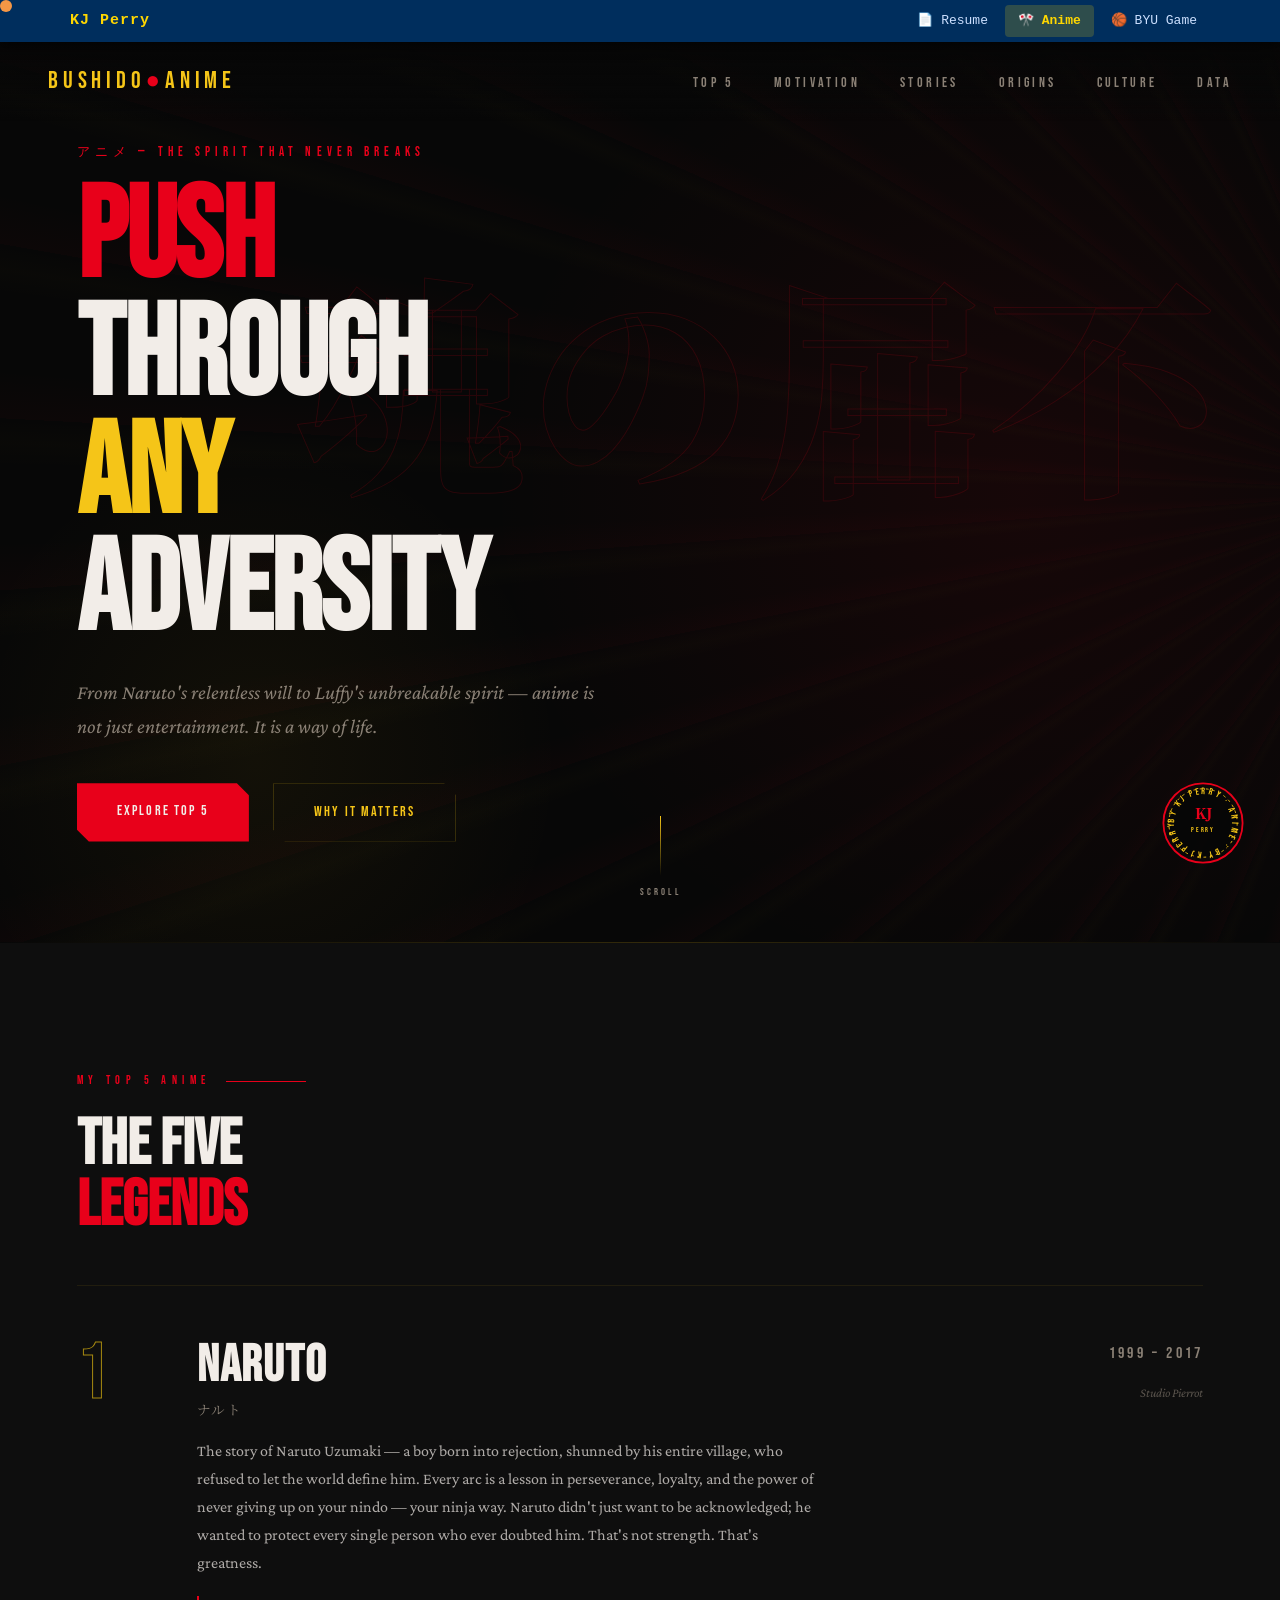
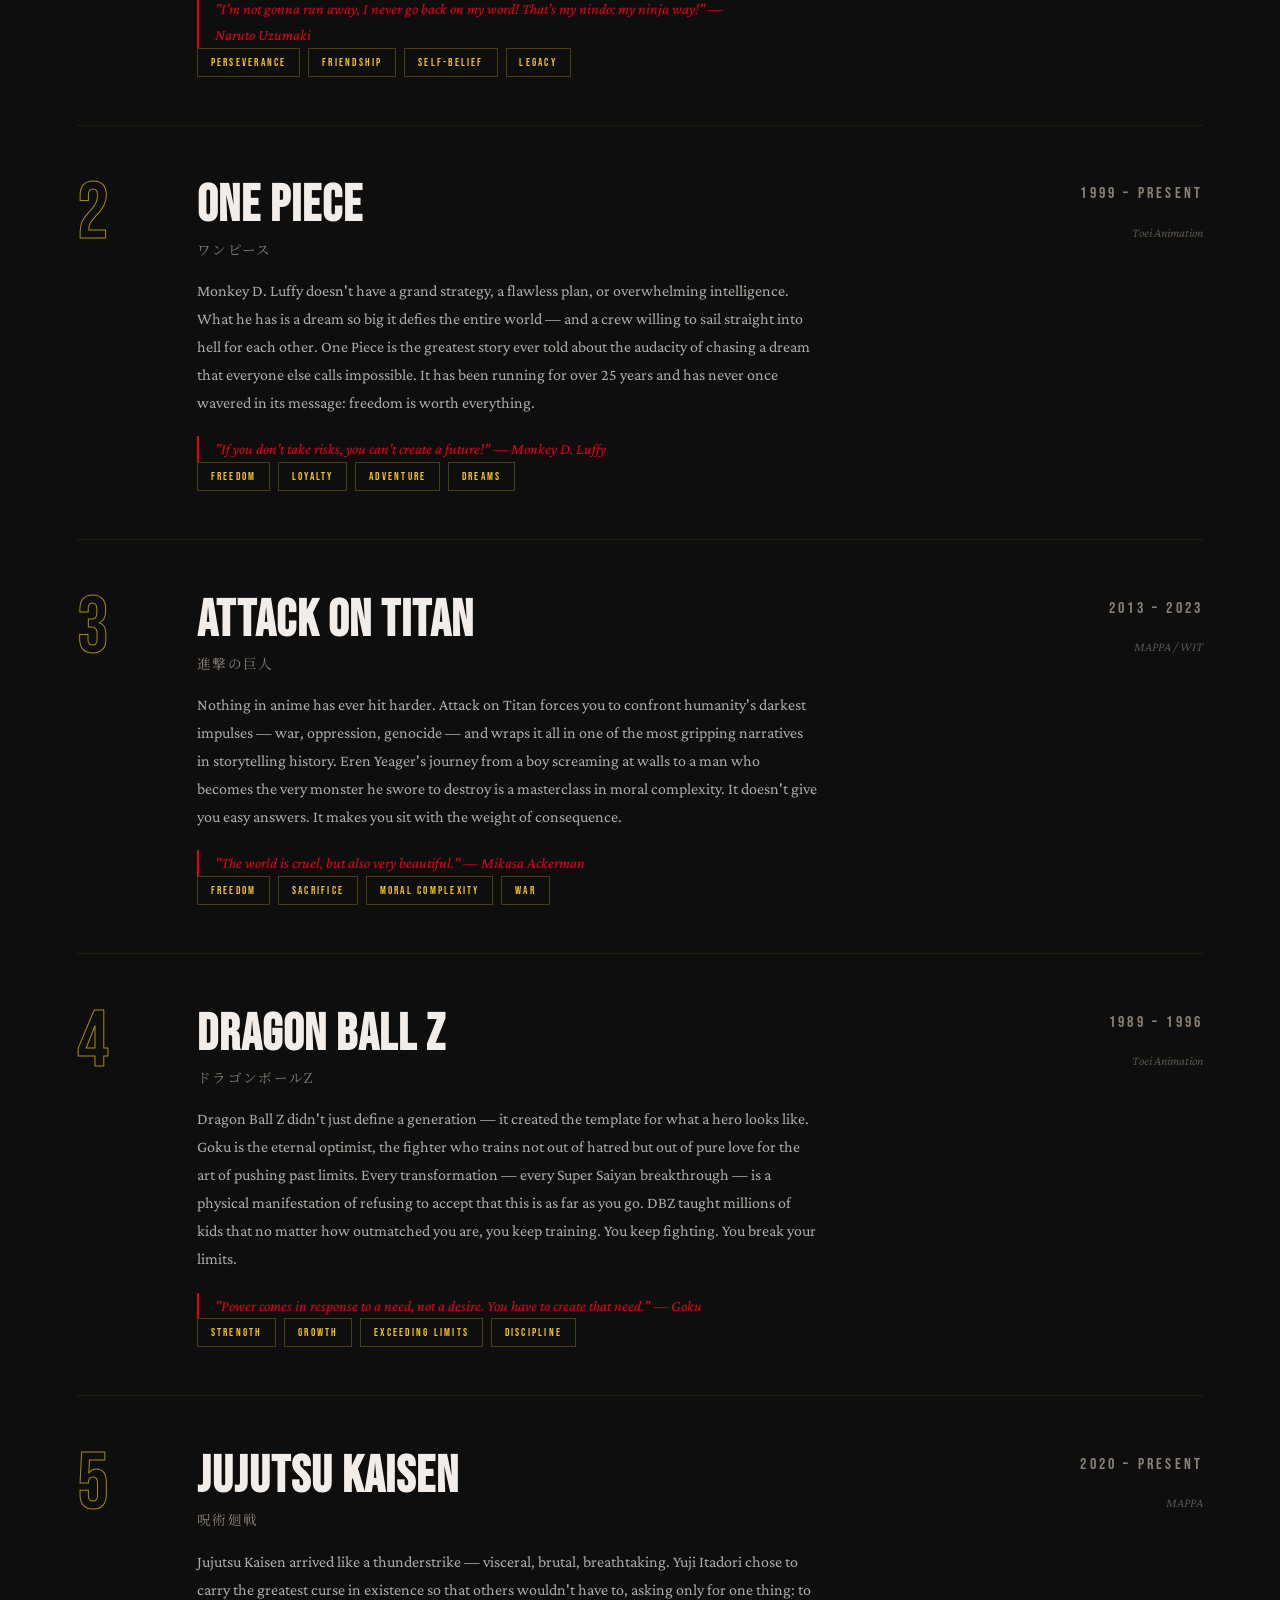
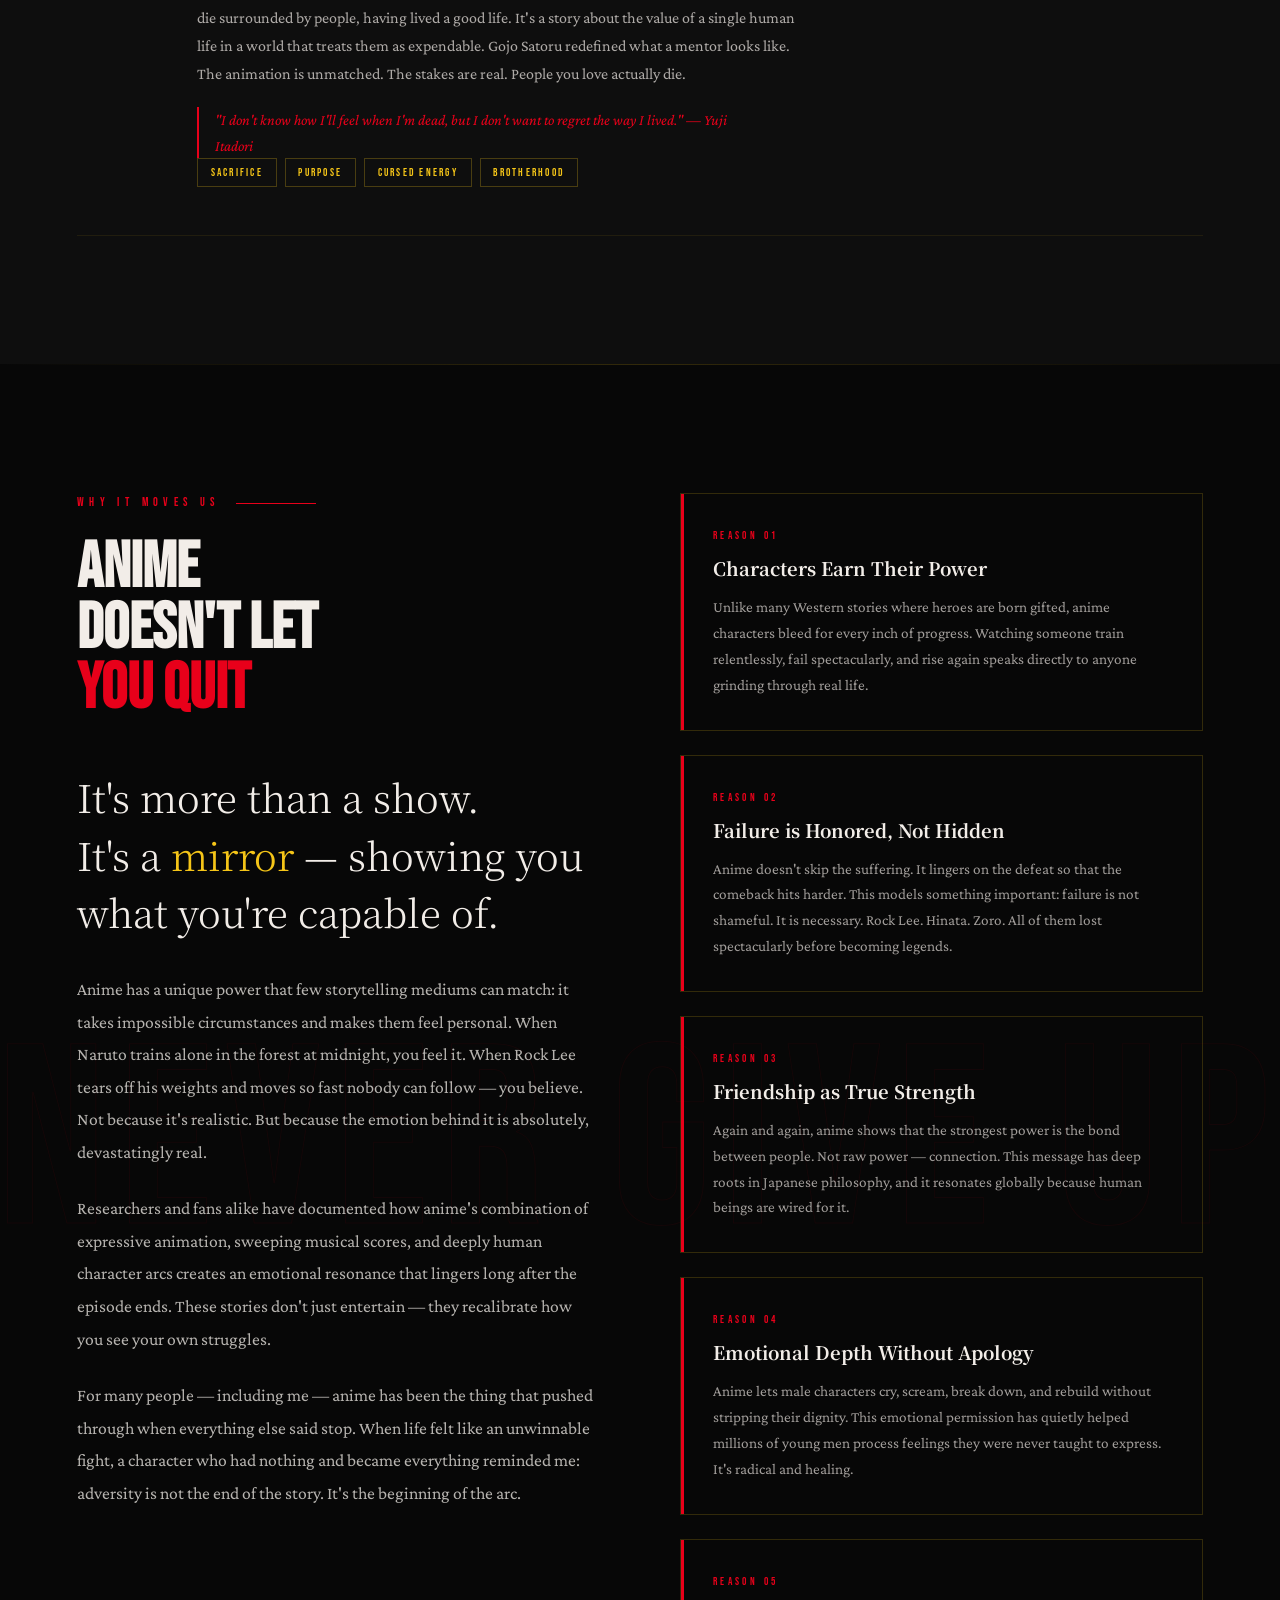
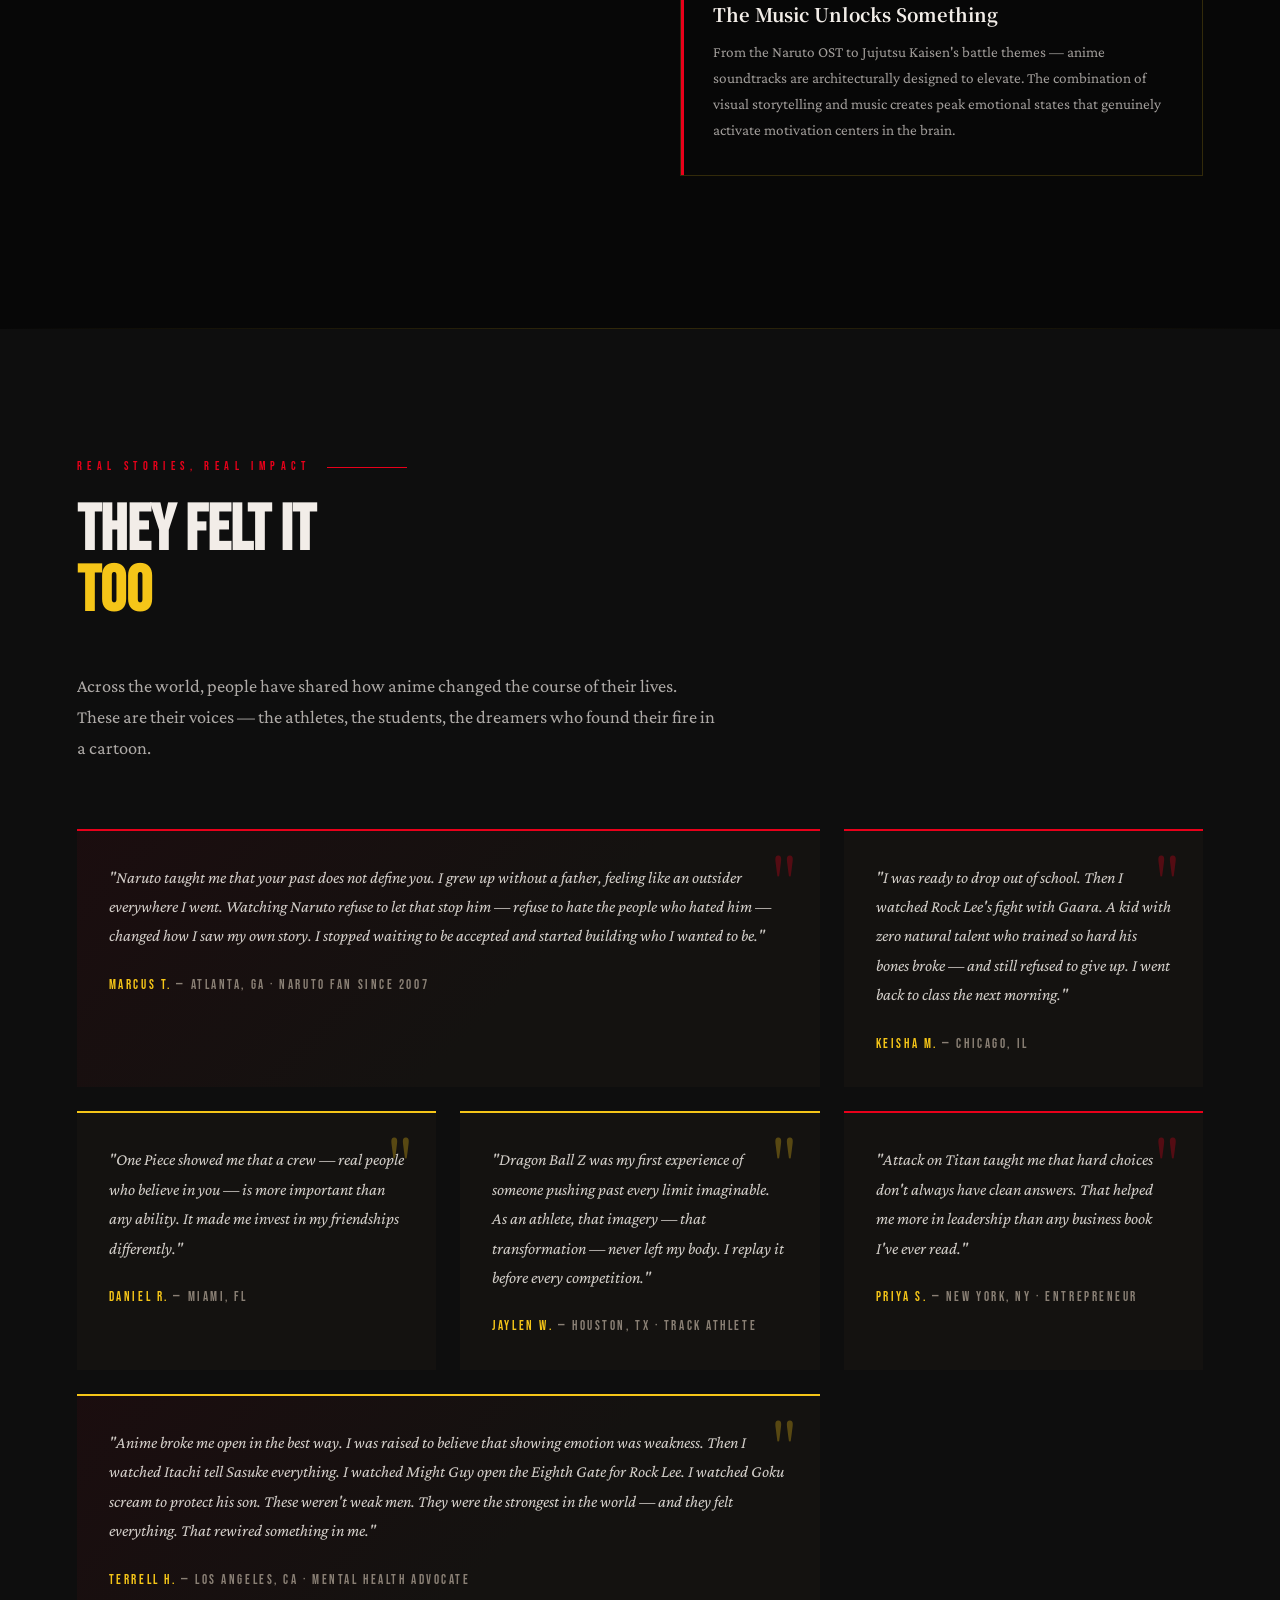
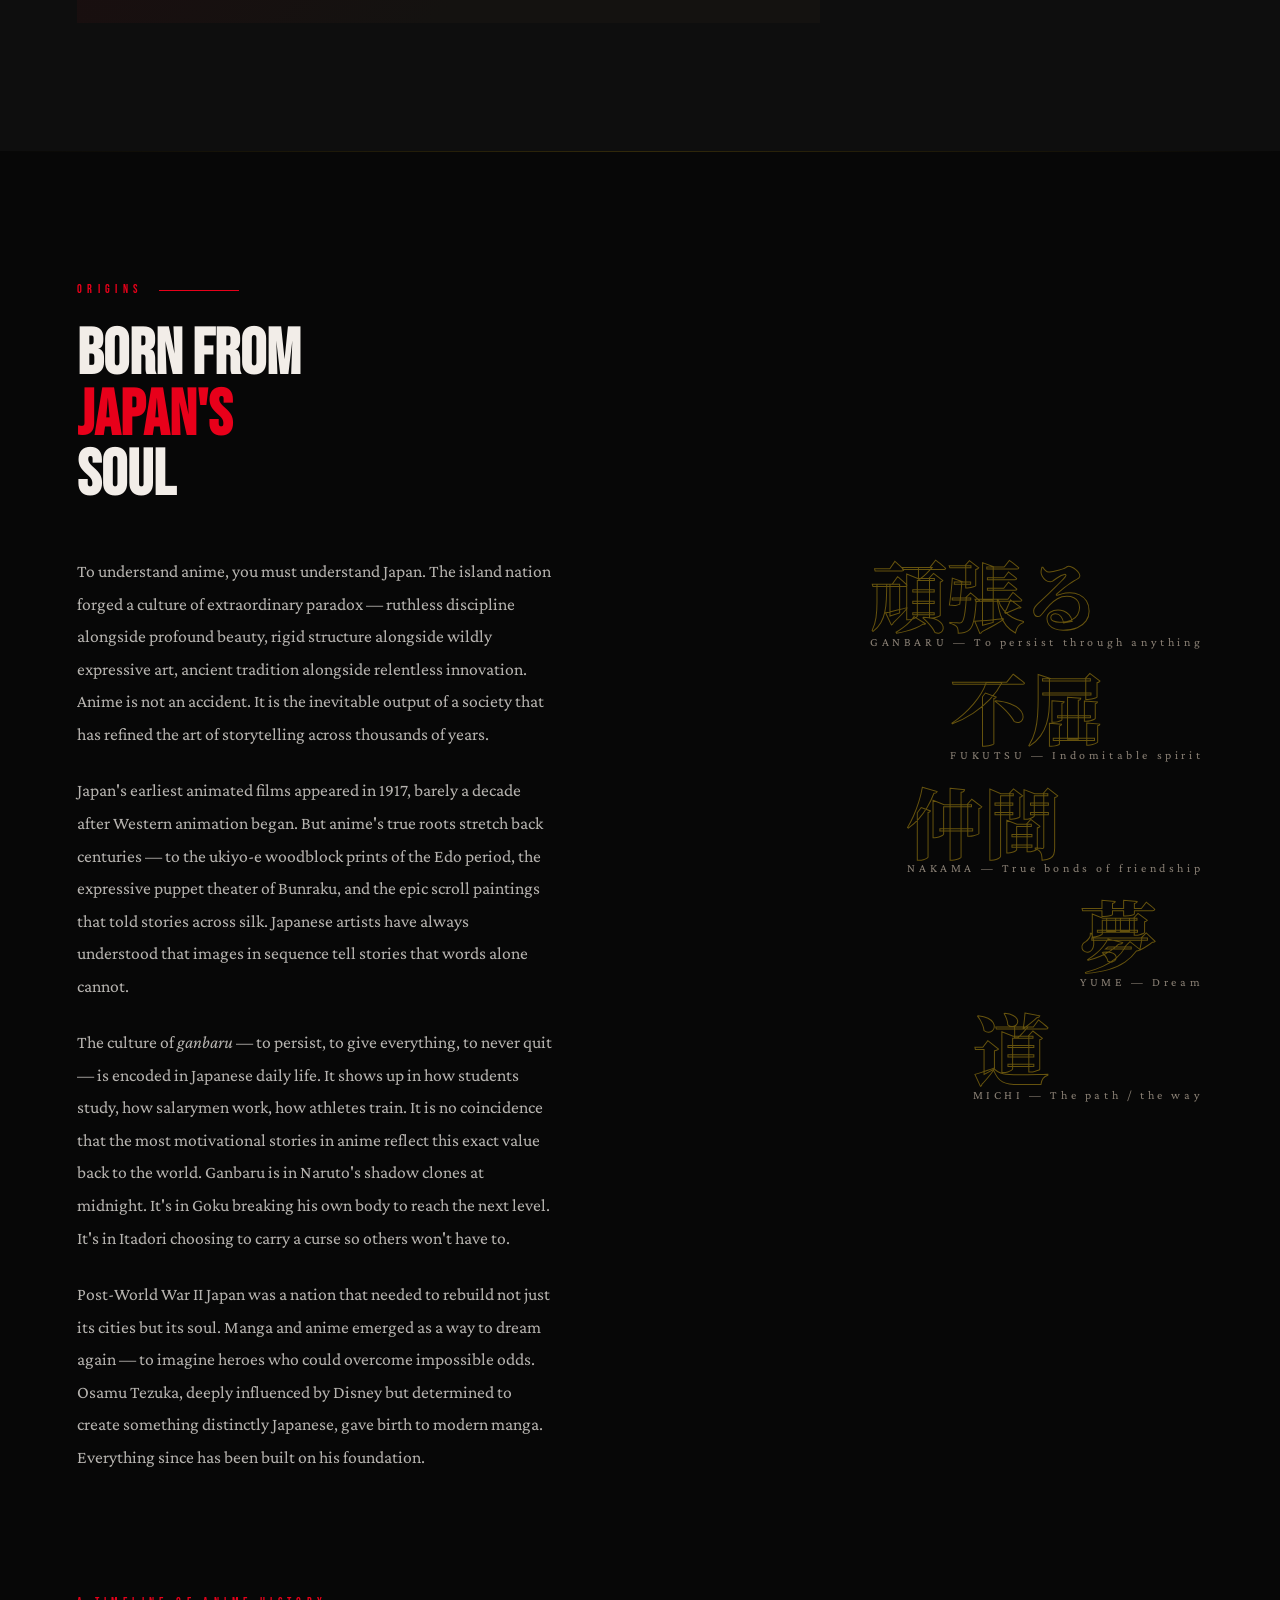
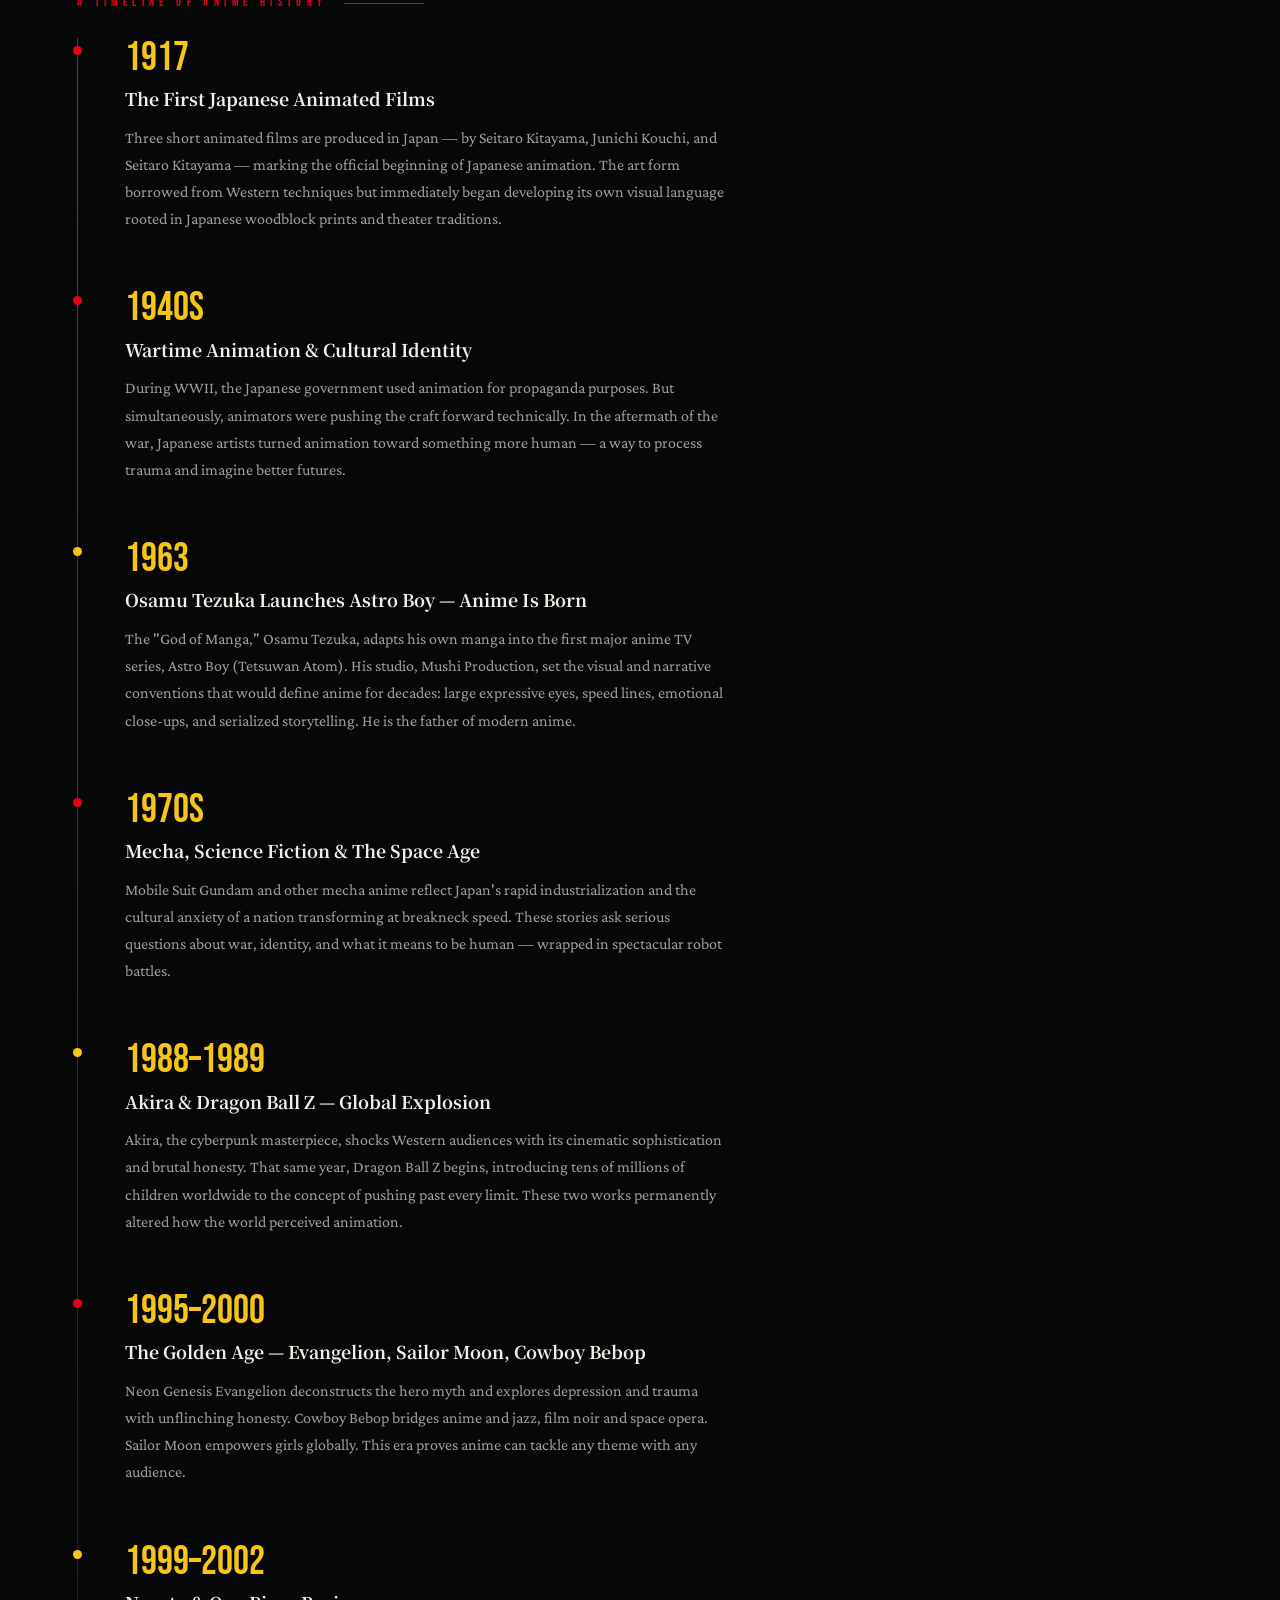
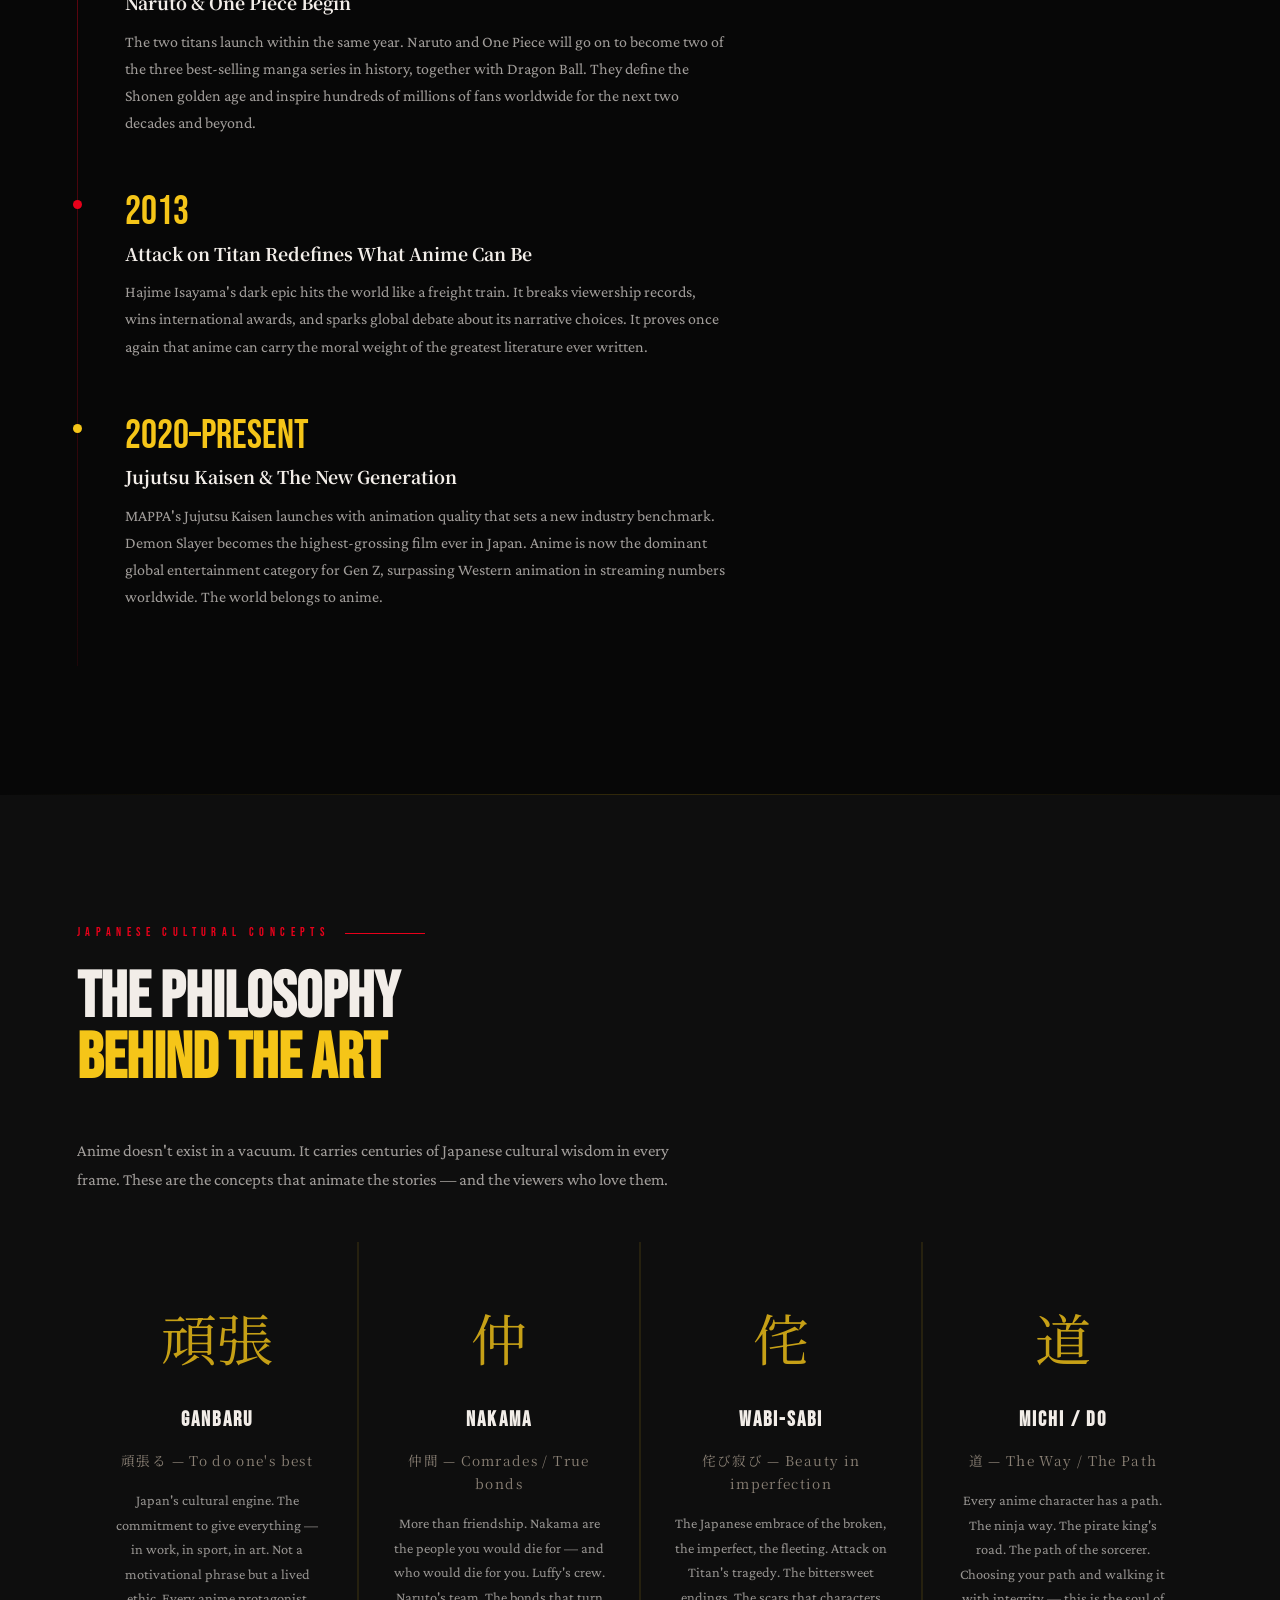
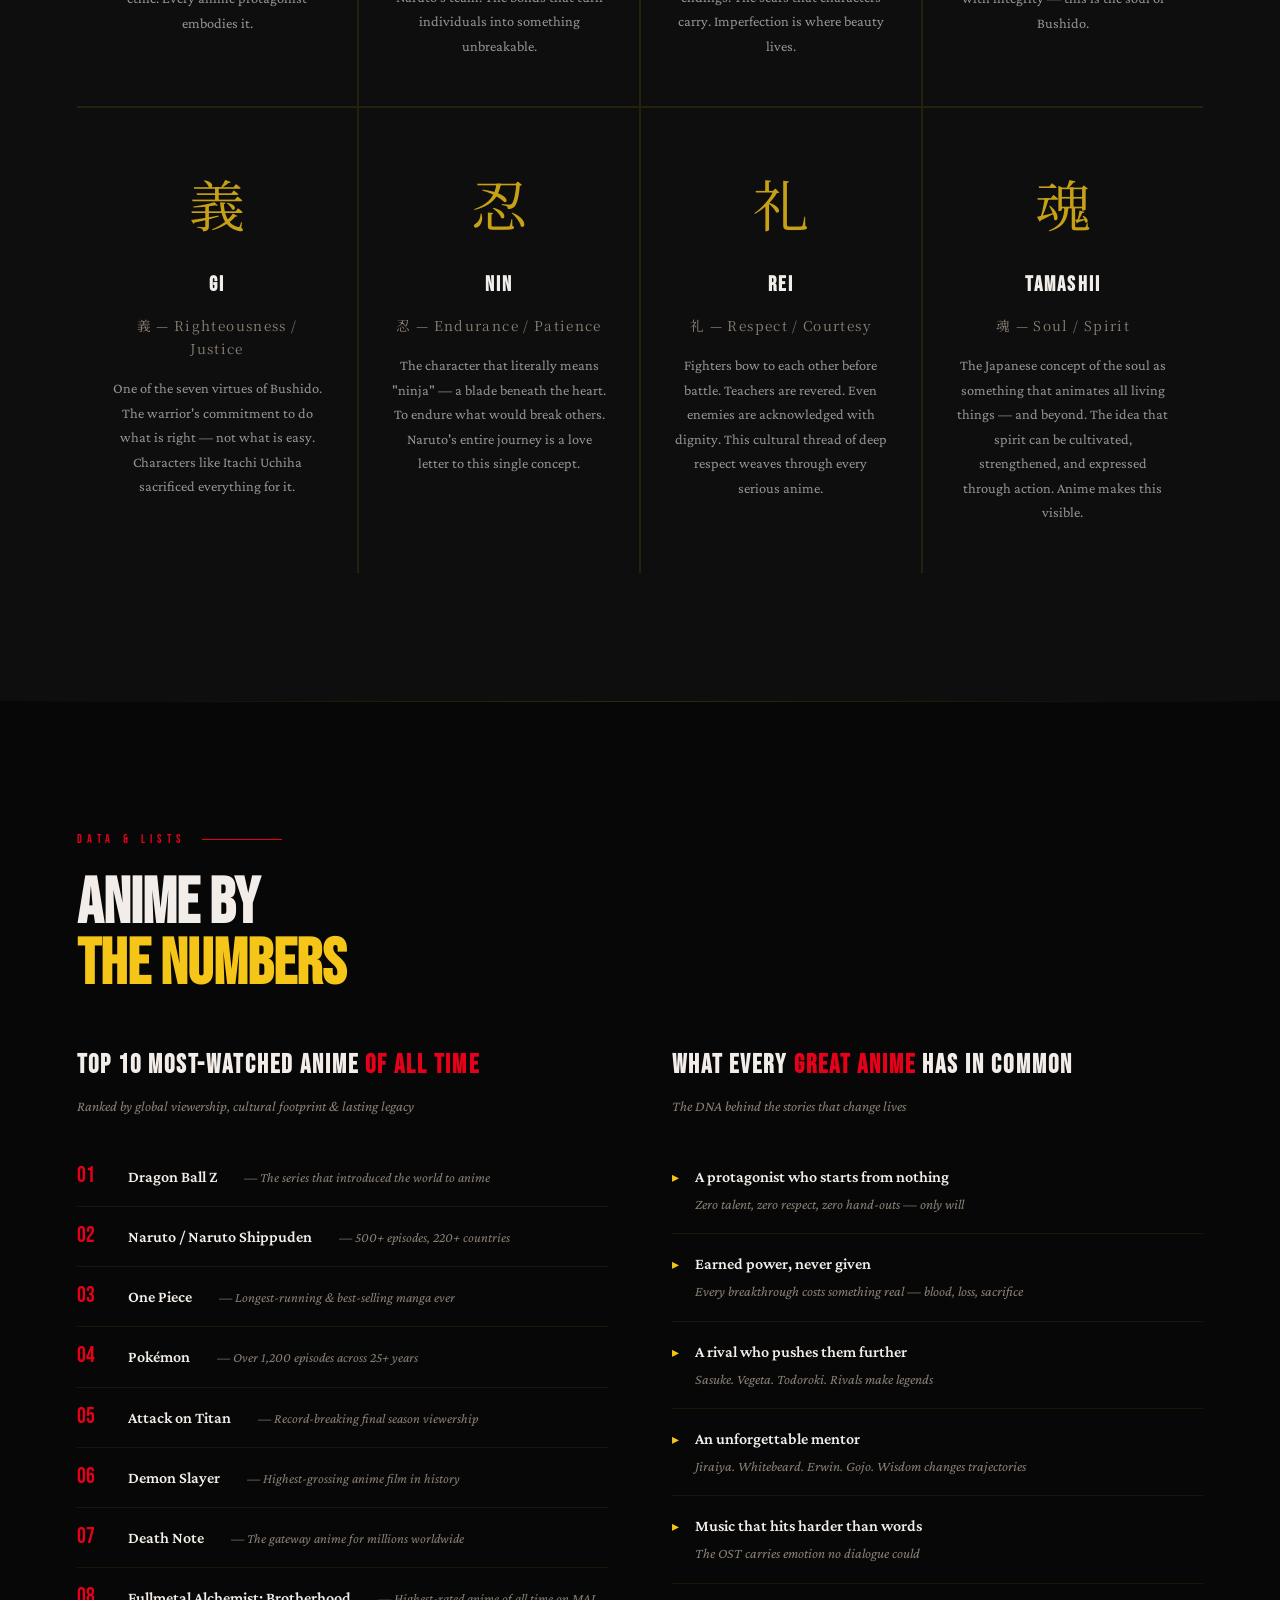
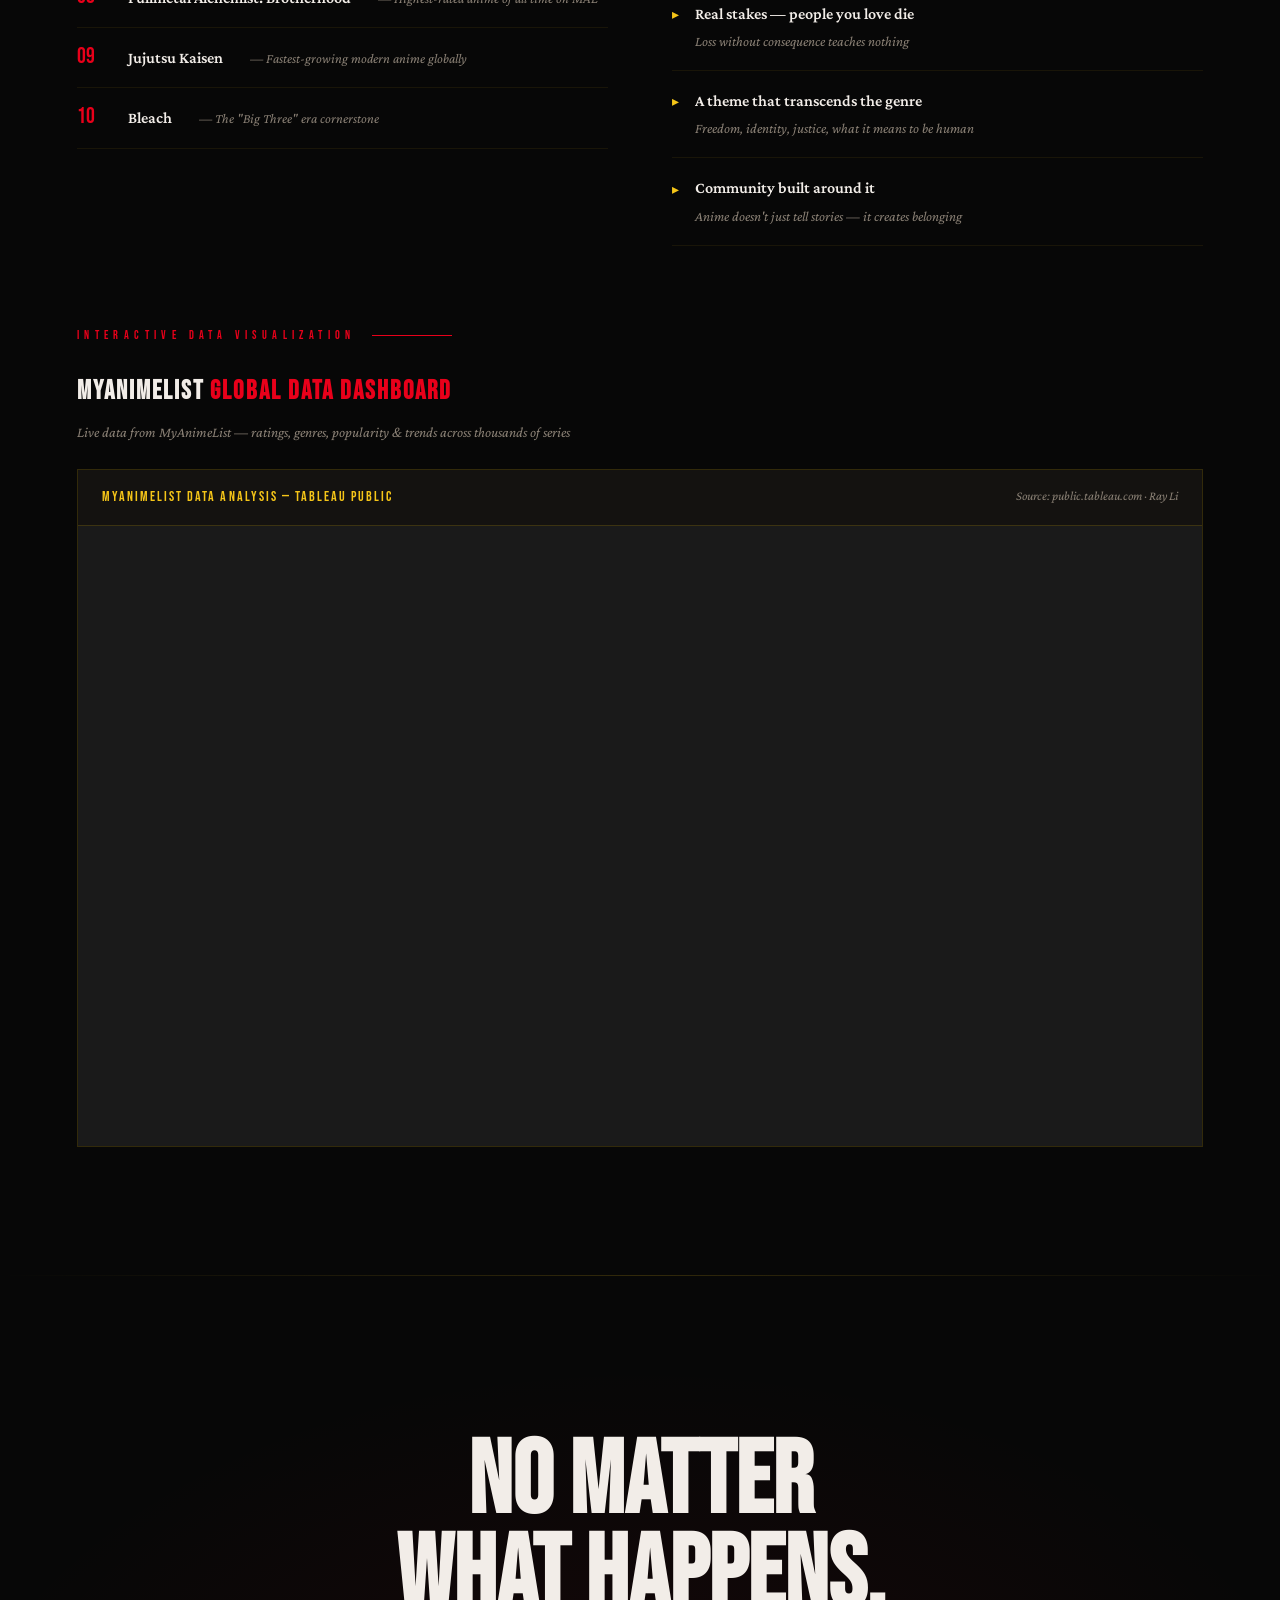
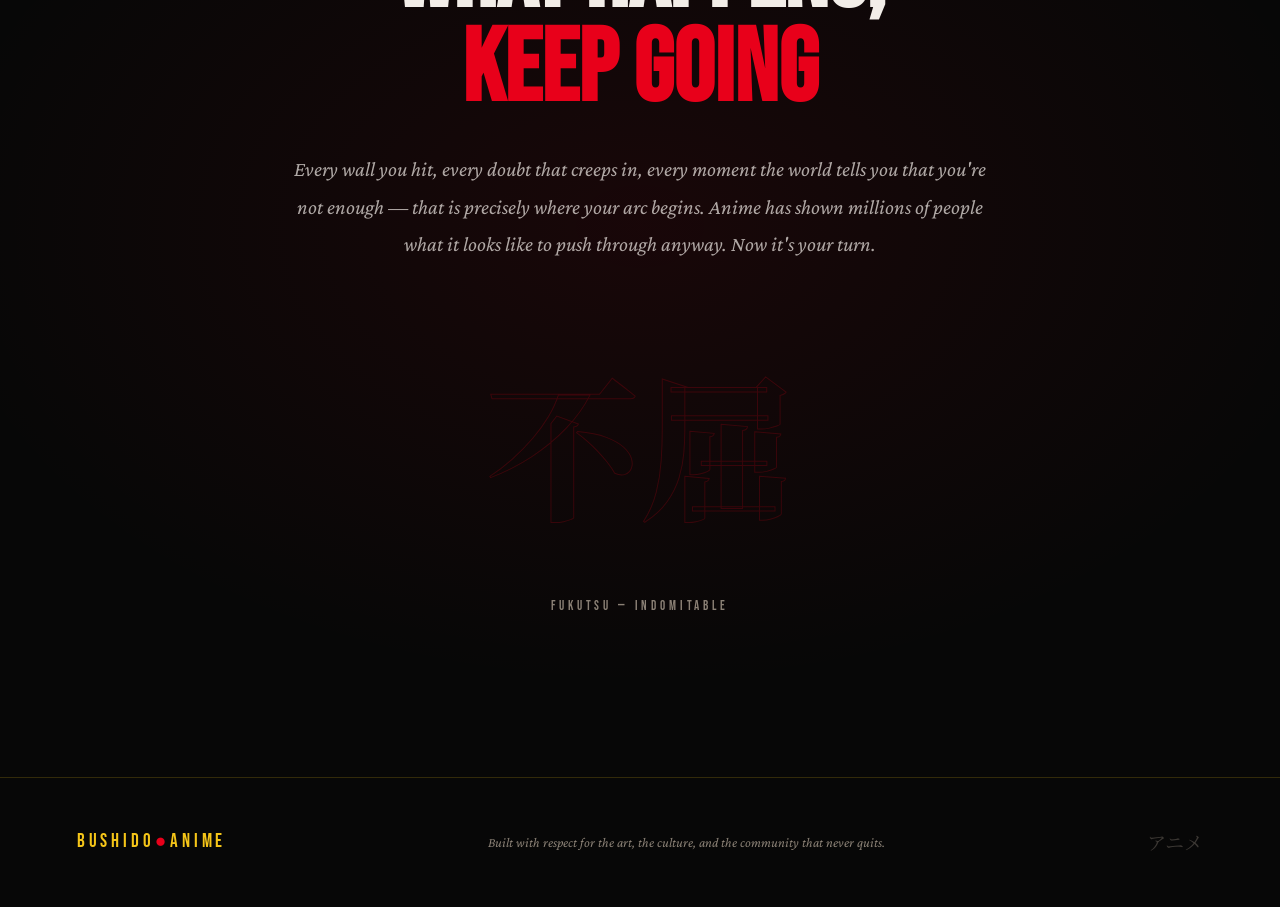
<file: anime.html>
<!DOCTYPE html>
<html lang="en">
<head>
  <meta charset="UTF-8" />
  <meta name="viewport" content="width=device-width, initial-scale=1.0" />
  <title>BUSHIDO OF ANIME — The Spirit That Never Breaks</title>
  <link rel="preconnect" href="https://fonts.googleapis.com" />
  <link rel="preconnect" href="https://fonts.gstatic.com" crossorigin />
  <link href="https://fonts.googleapis.com/css2?family=Bebas+Neue&family=Noto+Serif+JP:wght@300;400;700;900&family=Crimson+Pro:ital,wght@0,300;0,400;0,600;1,300;1,400&display=swap" rel="stylesheet" />
  <style>
    *, *::before, *::after { box-sizing: border-box; margin: 0; padding: 0; }

    :root {
      --red: #e8001a;
      --gold: #f5c518;
      --gold-dim: #a88a10;
      --black: #070707;
      --off-black: #0e0e0e;
      --ink: #111111;
      --white: #f2ede8;
      --dim: #8a8075;
      --panel: #141210;
      --border: rgba(245,197,24,0.18);
    }

    html { scroll-behavior: smooth; }

    body {
      background-color: var(--black);
      color: var(--white);
      font-family: 'Crimson Pro', serif;
      font-size: 18px;
      line-height: 1.7;
      overflow-x: hidden;
      cursor: none;
    }

    /* ─── CUSTOM CURSOR ─── */
    .cursor {
      width: 12px; height: 12px;
      background: var(--gold);
      border-radius: 50%;
      position: fixed;
      top: 0; left: 0;
      pointer-events: none;
      z-index: 9999;
      transition: transform 0.1s ease;
      mix-blend-mode: difference;
    }
    .cursor-ring {
      width: 36px; height: 36px;
      border: 1px solid var(--red);
      border-radius: 50%;
      position: fixed;
      top: 0; left: 0;
      pointer-events: none;
      z-index: 9998;
      transition: transform 0.35s cubic-bezier(.23,1,.32,1);
    }

    /* ─── NAV ─── */
    nav {
      position: fixed;
      top: 42px; left: 0; right: 0;
      z-index: 100;
      display: flex;
      align-items: center;
      justify-content: space-between;
      padding: 1.2rem 3rem;
      background: linear-gradient(to bottom, rgba(7,7,7,0.98), rgba(7,7,7,0));
    }
    .nav-logo {
      font-family: 'Bebas Neue', sans-serif;
      font-size: 1.5rem;
      letter-spacing: 0.2em;
      color: var(--gold);
    }
    .nav-logo span { color: var(--red); }
    .nav-links { display: flex; gap: 2.5rem; list-style: none; }
    .nav-links a {
      font-family: 'Bebas Neue', sans-serif;
      font-size: 0.85rem;
      letter-spacing: 0.25em;
      color: var(--dim);
      text-decoration: none;
      transition: color 0.2s;
    }
    .nav-links a:hover { color: var(--gold); }

    /* ─── HERO ─── */
    #hero {
      position: relative;
      min-height: 100vh;
      display: flex;
      align-items: center;
      justify-content: flex-start;
      padding: 0 6vw;
      overflow: hidden;
    }

    .hero-bg {
      position: absolute;
      inset: 0;
      background:
        radial-gradient(ellipse 60% 80% at 80% 50%, rgba(232,0,26,0.07) 0%, transparent 70%),
        radial-gradient(ellipse 40% 60% at 20% 80%, rgba(245,197,24,0.05) 0%, transparent 60%),
        var(--black);
    }

    /* Speed lines */
    .speed-lines {
      position: absolute;
      inset: 0;
      pointer-events: none;
      overflow: hidden;
    }
    .speed-lines::before {
      content: '';
      position: absolute;
      inset: 0;
      background: repeating-conic-gradient(
        from 0deg at 110% 50%,
        rgba(232,0,26,0.025) 0deg,
        transparent 2deg,
        transparent 5deg,
        rgba(245,197,24,0.012) 6deg,
        transparent 7deg
      );
    }

    .hero-kanji {
      position: absolute;
      right: 5vw;
      top: 50%;
      transform: translateY(-50%);
      font-family: 'Noto Serif JP', serif;
      font-weight: 900;
      font-size: clamp(8rem, 18vw, 22rem);
      line-height: 1;
      color: transparent;
      -webkit-text-stroke: 1px rgba(232,0,26,0.15);
      writing-mode: vertical-rl;
      letter-spacing: 0.05em;
      user-select: none;
      animation: kanji-float 8s ease-in-out infinite;
    }
    @keyframes kanji-float {
      0%, 100% { transform: translateY(-50%) translateX(0); opacity: 0.6; }
      50% { transform: translateY(-52%) translateX(-10px); opacity: 1; }
    }

    .hero-content {
      position: relative;
      z-index: 2;
      max-width: 800px;
    }

    .hero-eyebrow {
      font-family: 'Bebas Neue', sans-serif;
      font-size: 0.8rem;
      letter-spacing: 0.4em;
      color: var(--red);
      margin-bottom: 1rem;
      opacity: 0;
      animation: fade-up 0.8s 0.3s forwards;
    }

    .hero-title {
      font-family: 'Bebas Neue', sans-serif;
      font-size: clamp(4rem, 10vw, 10rem);
      line-height: 0.92;
      letter-spacing: -0.01em;
      margin-bottom: 1.5rem;
      opacity: 0;
      animation: fade-up 0.9s 0.5s forwards;
    }
    .hero-title .line-red { color: var(--red); }
    .hero-title .line-gold { color: var(--gold); }

    .hero-sub {
      font-family: 'Crimson Pro', serif;
      font-size: 1.25rem;
      font-style: italic;
      color: var(--dim);
      max-width: 520px;
      margin-bottom: 2.5rem;
      opacity: 0;
      animation: fade-up 0.9s 0.75s forwards;
    }

    .hero-cta {
      display: inline-flex;
      gap: 1.5rem;
      opacity: 0;
      animation: fade-up 0.9s 1s forwards;
    }
    .btn-primary {
      font-family: 'Bebas Neue', sans-serif;
      letter-spacing: 0.15em;
      font-size: 0.9rem;
      padding: 1rem 2.5rem;
      background: var(--red);
      color: var(--white);
      text-decoration: none;
      clip-path: polygon(0 0, calc(100% - 12px) 0, 100% 12px, 100% 100%, 12px 100%, 0 calc(100% - 12px));
      transition: background 0.2s, transform 0.2s;
    }
    .btn-primary:hover { background: #ff1a32; transform: translateY(-2px); }
    .btn-ghost {
      font-family: 'Bebas Neue', sans-serif;
      letter-spacing: 0.15em;
      font-size: 0.9rem;
      padding: 1rem 2.5rem;
      border: 1px solid var(--border);
      color: var(--gold);
      text-decoration: none;
      clip-path: polygon(0 0, calc(100% - 12px) 0, 100% 12px, 100% 100%, 12px 100%, 0 calc(100% - 12px));
      transition: border-color 0.2s, transform 0.2s;
    }
    .btn-ghost:hover { border-color: var(--gold); transform: translateY(-2px); }

    .hero-scroll {
      position: absolute;
      bottom: 2.5rem;
      left: 50%;
      transform: translateX(-50%);
      display: flex;
      flex-direction: column;
      align-items: center;
      gap: 0.5rem;
      opacity: 0;
      animation: fade-up 1s 1.5s forwards;
    }
    .scroll-line {
      width: 1px;
      height: 60px;
      background: linear-gradient(to bottom, var(--gold), transparent);
      animation: scroll-pulse 2s ease-in-out infinite;
    }
    @keyframes scroll-pulse {
      0%, 100% { opacity: 0.3; transform: scaleY(1); }
      50% { opacity: 1; transform: scaleY(1.1); }
    }
    .scroll-text {
      font-family: 'Bebas Neue', sans-serif;
      font-size: 0.65rem;
      letter-spacing: 0.3em;
      color: var(--dim);
    }

    @keyframes fade-up {
      from { opacity: 0; transform: translateY(30px); }
      to { opacity: 1; transform: translateY(0); }
    }

    /* ─── SECTION COMMON ─── */
    section { padding: 8rem 6vw; }
    .section-label {
      font-family: 'Bebas Neue', sans-serif;
      font-size: 0.75rem;
      letter-spacing: 0.45em;
      color: var(--red);
      display: flex;
      align-items: center;
      gap: 1rem;
      margin-bottom: 1.5rem;
    }
    .section-label::after {
      content: '';
      flex: 1;
      max-width: 80px;
      height: 1px;
      background: var(--red);
    }
    .section-title {
      font-family: 'Bebas Neue', sans-serif;
      font-size: clamp(2.5rem, 5vw, 5.5rem);
      line-height: 0.95;
      margin-bottom: 3rem;
    }

    /* ─── DIVIDER ─── */
    .divider {
      width: 100%;
      height: 1px;
      background: linear-gradient(to right, transparent, var(--border), transparent);
      margin: 0;
    }

    /* ─── TOP 5 ANIME ─── */
    #top5 { background: var(--off-black); }

    .anime-grid {
      display: grid;
      gap: 0;
    }

    .anime-card {
      display: grid;
      grid-template-columns: 80px 1fr auto;
      align-items: start;
      gap: 0 2.5rem;
      padding: 3rem 0;
      border-bottom: 1px solid rgba(245,197,24,0.08);
      position: relative;
      transition: background 0.3s;
    }
    .anime-card:first-child { border-top: 1px solid rgba(245,197,24,0.08); }
    .anime-card::before {
      content: '';
      position: absolute;
      left: -6vw; right: -6vw; top: 0; bottom: 0;
      background: rgba(232,0,26,0.03);
      opacity: 0;
      transition: opacity 0.3s;
      pointer-events: none;
    }
    .anime-card:hover::before { opacity: 1; }

    .anime-rank {
      font-family: 'Bebas Neue', sans-serif;
      font-size: 5rem;
      line-height: 1;
      color: transparent;
      -webkit-text-stroke: 1px var(--gold-dim);
      transition: color 0.3s, -webkit-text-stroke 0.3s;
    }
    .anime-card:hover .anime-rank {
      color: var(--gold);
      -webkit-text-stroke: 1px var(--gold);
    }

    .anime-info { padding-top: 0.4rem; }
    .anime-name {
      font-family: 'Bebas Neue', sans-serif;
      font-size: clamp(2rem, 4vw, 3.5rem);
      line-height: 1;
      margin-bottom: 0.4rem;
      letter-spacing: 0.02em;
    }
    .anime-jp {
      font-family: 'Noto Serif JP', serif;
      font-size: 0.85rem;
      color: var(--dim);
      margin-bottom: 1rem;
      letter-spacing: 0.1em;
    }
    .anime-desc {
      font-size: 1rem;
      color: rgba(242,237,232,0.7);
      max-width: 620px;
      line-height: 1.75;
      margin-bottom: 1.2rem;
    }
    .anime-tags {
      display: flex;
      flex-wrap: wrap;
      gap: 0.5rem;
    }
    .tag {
      font-family: 'Bebas Neue', sans-serif;
      font-size: 0.7rem;
      letter-spacing: 0.2em;
      padding: 0.25rem 0.8rem;
      border: 1px solid rgba(245,197,24,0.25);
      color: var(--gold);
    }

    .anime-meta {
      text-align: right;
      padding-top: 0.4rem;
      flex-shrink: 0;
    }
    .anime-year {
      font-family: 'Bebas Neue', sans-serif;
      font-size: 1rem;
      letter-spacing: 0.2em;
      color: var(--dim);
      display: block;
      margin-bottom: 0.5rem;
    }
    .anime-studio {
      font-size: 0.8rem;
      color: rgba(138,128,117,0.6);
      font-style: italic;
    }
    .anime-quote {
      font-style: italic;
      font-size: 0.95rem;
      color: var(--red);
      margin-top: 1rem;
      border-left: 2px solid var(--red);
      padding-left: 1rem;
      max-width: 550px;
    }

    /* ─── MOTIVATION SECTION ─── */
    #motivation { position: relative; overflow: hidden; }

    .motivation-bg-text {
      position: absolute;
      top: 50%;
      left: 50%;
      transform: translate(-50%, -50%);
      font-family: 'Bebas Neue', sans-serif;
      font-size: clamp(8rem, 20vw, 22rem);
      color: transparent;
      -webkit-text-stroke: 1px rgba(232,0,26,0.06);
      white-space: nowrap;
      pointer-events: none;
      user-select: none;
      letter-spacing: 0.05em;
    }

    .motivation-grid {
      display: grid;
      grid-template-columns: 1fr 1fr;
      gap: 5rem;
      align-items: start;
      position: relative;
      z-index: 2;
    }

    .motivation-left {}
    .motivation-quote-large {
      font-family: 'Noto Serif JP', serif;
      font-size: clamp(1.5rem, 3vw, 2.5rem);
      font-weight: 300;
      line-height: 1.5;
      margin-bottom: 2rem;
      color: var(--white);
    }
    .motivation-quote-large em { color: var(--gold); font-style: normal; }

    .motivation-body {
      font-size: 1.1rem;
      line-height: 1.85;
      color: rgba(242,237,232,0.75);
      margin-bottom: 1.5rem;
    }

    .motivation-right {}

    .reason-card {
      padding: 2rem;
      border: 1px solid var(--border);
      margin-bottom: 1.5rem;
      position: relative;
      overflow: hidden;
      transition: border-color 0.3s;
    }
    .reason-card:hover { border-color: rgba(245,197,24,0.4); }
    .reason-card::before {
      content: '';
      position: absolute;
      top: 0; left: 0;
      width: 3px;
      height: 100%;
      background: var(--red);
    }
    .reason-num {
      font-family: 'Bebas Neue', sans-serif;
      font-size: 0.7rem;
      letter-spacing: 0.3em;
      color: var(--red);
      margin-bottom: 0.5rem;
    }
    .reason-title {
      font-family: 'Noto Serif JP', serif;
      font-size: 1.15rem;
      font-weight: 700;
      margin-bottom: 0.6rem;
    }
    .reason-body {
      font-size: 0.95rem;
      color: rgba(242,237,232,0.65);
      line-height: 1.7;
    }

    /* ─── COMMUNITY VOICES ─── */
    #voices { background: var(--off-black); }

    .voices-intro {
      max-width: 640px;
      font-size: 1.15rem;
      color: rgba(242,237,232,0.7);
      margin-bottom: 4rem;
    }

    .quotes-mosaic {
      display: grid;
      grid-template-columns: repeat(3, 1fr);
      gap: 1.5rem;
    }
    .voice-card {
      padding: 2rem;
      background: var(--panel);
      border-top: 2px solid var(--red);
      position: relative;
    }
    .voice-card.gold-top { border-top-color: var(--gold); }
    .voice-card.featured {
      grid-column: span 2;
      background: linear-gradient(135deg, rgba(232,0,26,0.06) 0%, var(--panel) 60%);
    }
    .voice-quote {
      font-style: italic;
      font-size: 1.05rem;
      line-height: 1.75;
      margin-bottom: 1.5rem;
      color: rgba(242,237,232,0.85);
    }
    .voice-author {
      font-family: 'Bebas Neue', sans-serif;
      font-size: 0.8rem;
      letter-spacing: 0.2em;
      color: var(--dim);
    }
    .voice-author span { color: var(--gold); }
    .quote-mark {
      font-family: 'Noto Serif JP', serif;
      font-size: 4rem;
      line-height: 1;
      color: var(--red);
      opacity: 0.3;
      position: absolute;
      top: 1rem;
      right: 1.5rem;
    }
    .voice-card.gold-top .quote-mark { color: var(--gold); }

    /* ─── JAPANESE CULTURE ─── */
    #culture { position: relative; }

    .culture-intro {
      display: grid;
      grid-template-columns: 1fr 1.2fr;
      gap: 5rem;
      margin-bottom: 6rem;
      align-items: start;
    }

    .culture-text {}
    .culture-body {
      font-size: 1.1rem;
      line-height: 1.85;
      color: rgba(242,237,232,0.75);
      margin-bottom: 1.5rem;
    }

    .culture-visual {
      position: relative;
    }
    .culture-kanji-block {
      display: flex;
      flex-direction: column;
      align-items: flex-end;
      gap: 1rem;
    }
    .kanji-row {
      font-family: 'Noto Serif JP', serif;
      font-size: clamp(3rem, 6vw, 7rem);
      font-weight: 900;
      line-height: 1;
      color: transparent;
      -webkit-text-stroke: 1px rgba(245,197,24,0.4);
      transition: color 0.3s, -webkit-text-stroke 0.3s;
    }
    .kanji-row:hover {
      color: rgba(245,197,24,0.6);
      -webkit-text-stroke: 1px var(--gold);
    }
    .kanji-meaning {
      font-size: 0.75rem;
      letter-spacing: 0.3em;
      color: var(--dim);
      text-align: right;
    }

    /* Timeline */
    .timeline { position: relative; }
    .timeline::before {
      content: '';
      position: absolute;
      left: 0;
      top: 0; bottom: 0;
      width: 1px;
      background: linear-gradient(to bottom, var(--red), rgba(232,0,26,0.1));
    }

    .timeline-item {
      padding-left: 3rem;
      padding-bottom: 3.5rem;
      position: relative;
    }
    .timeline-item::before {
      content: '';
      position: absolute;
      left: -4px;
      top: 8px;
      width: 9px; height: 9px;
      background: var(--red);
      border-radius: 50%;
    }
    .timeline-item.gold::before { background: var(--gold); }

    .timeline-year {
      font-family: 'Bebas Neue', sans-serif;
      font-size: 2.5rem;
      line-height: 1;
      color: var(--gold);
      margin-bottom: 0.4rem;
    }
    .timeline-title {
      font-family: 'Noto Serif JP', serif;
      font-size: 1.1rem;
      font-weight: 700;
      margin-bottom: 0.6rem;
      color: var(--white);
    }
    .timeline-body {
      font-size: 1rem;
      color: rgba(242,237,232,0.65);
      line-height: 1.7;
      max-width: 600px;
    }

    /* ─── CULTURAL PILLARS ─── */
    #pillars { background: var(--off-black); }

    .pillars-grid {
      display: grid;
      grid-template-columns: repeat(4, 1fr);
      gap: 1.5px;
      background: rgba(245,197,24,0.1);
    }
    .pillar-card {
      background: var(--off-black);
      padding: 3rem 2rem;
      text-align: center;
      position: relative;
      overflow: hidden;
      transition: background 0.3s;
    }
    .pillar-card:hover { background: rgba(232,0,26,0.04); }
    .pillar-icon {
      font-family: 'Noto Serif JP', serif;
      font-size: 3.5rem;
      margin-bottom: 1rem;
      display: block;
      color: var(--gold);
      opacity: 0.8;
    }
    .pillar-name {
      font-family: 'Bebas Neue', sans-serif;
      font-size: 1.3rem;
      letter-spacing: 0.1em;
      margin-bottom: 0.75rem;
    }
    .pillar-jp {
      font-family: 'Noto Serif JP', serif;
      font-size: 0.85rem;
      color: var(--dim);
      margin-bottom: 1rem;
      letter-spacing: 0.1em;
    }
    .pillar-body {
      font-size: 0.9rem;
      color: rgba(242,237,232,0.6);
      line-height: 1.7;
    }

    /* ─── CLOSING MANIFESTO ─── */
    #manifesto {
      text-align: center;
      padding: 10rem 6vw;
      position: relative;
      overflow: hidden;
    }
    .manifesto-bg {
      position: absolute;
      inset: 0;
      background: radial-gradient(ellipse 80% 60% at 50% 50%, rgba(232,0,26,0.08) 0%, transparent 70%);
      pointer-events: none;
    }
    .manifesto-title {
      font-family: 'Bebas Neue', sans-serif;
      font-size: clamp(3rem, 8vw, 9rem);
      line-height: 0.92;
      margin-bottom: 2rem;
      position: relative;
      z-index: 2;
    }
    .manifesto-title .red { color: var(--red); }
    .manifesto-body {
      font-size: 1.3rem;
      font-style: italic;
      color: rgba(242,237,232,0.7);
      max-width: 700px;
      margin: 0 auto 3rem;
      line-height: 1.8;
      position: relative;
      z-index: 2;
    }
    .manifesto-kanji {
      font-family: 'Noto Serif JP', serif;
      font-size: clamp(4rem, 12vw, 14rem);
      font-weight: 900;
      color: transparent;
      -webkit-text-stroke: 1px rgba(232,0,26,0.2);
      display: block;
      position: relative;
      z-index: 2;
      animation: manifesto-breathe 4s ease-in-out infinite;
    }
    @keyframes manifesto-breathe {
      0%, 100% { -webkit-text-stroke: 1px rgba(232,0,26,0.2); }
      50% { -webkit-text-stroke: 1px rgba(232,0,26,0.5); }
    }

    /* ─── BY THE NUMBERS ─── */
    #numbers { background: var(--black); }

    .numbers-grid {
      display: grid;
      grid-template-columns: 1fr 1fr;
      gap: 4rem;
      margin-bottom: 5rem;
    }

    .list-block {}
    .list-title {
      font-family: 'Bebas Neue', sans-serif;
      font-size: 1.6rem;
      letter-spacing: 0.08em;
      margin-bottom: 0.4rem;
    }
    .list-subtitle {
      font-size: 0.9rem;
      color: var(--dim);
      font-style: italic;
      margin-bottom: 1.8rem;
    }

    ol.anime-ordered {
      list-style: none;
      counter-reset: anime-counter;
      display: flex;
      flex-direction: column;
      gap: 0;
    }
    ol.anime-ordered li {
      counter-increment: anime-counter;
      display: flex;
      align-items: baseline;
      gap: 1.2rem;
      padding: 1rem 0;
      border-bottom: 1px solid rgba(245,197,24,0.07);
      font-size: 1rem;
      color: rgba(242,237,232,0.8);
      transition: color 0.2s, padding-left 0.2s;
    }
    ol.anime-ordered li:hover { color: var(--white); padding-left: 6px; }
    ol.anime-ordered li::before {
      content: counter(anime-counter, decimal-leading-zero);
      font-family: 'Bebas Neue', sans-serif;
      font-size: 1.4rem;
      color: var(--red);
      min-width: 2rem;
      line-height: 1;
    }
    ol.anime-ordered li span.li-title { font-weight: 600; color: var(--white); }
    ol.anime-ordered li span.li-note {
      font-size: 0.85rem;
      color: var(--dim);
      font-style: italic;
      margin-left: 0.5rem;
    }

    ul.anime-unordered {
      list-style: none;
      display: flex;
      flex-direction: column;
      gap: 0;
    }
    ul.anime-unordered li {
      display: flex;
      align-items: flex-start;
      gap: 1rem;
      padding: 1rem 0;
      border-bottom: 1px solid rgba(245,197,24,0.07);
      font-size: 1rem;
      color: rgba(242,237,232,0.8);
      transition: color 0.2s, padding-left 0.2s;
    }
    ul.anime-unordered li:hover { color: var(--white); padding-left: 6px; }
    ul.anime-unordered li::before {
      content: '▸';
      color: var(--gold);
      font-size: 0.85rem;
      margin-top: 0.2rem;
      flex-shrink: 0;
    }
    ul.anime-unordered li span.li-title { font-weight: 600; color: var(--white); display: block; }
    ul.anime-unordered li span.li-note {
      font-size: 0.88rem;
      color: var(--dim);
      font-style: italic;
    }

    /* Tableau */
    .tableau-wrap {
      position: relative;
      border: 1px solid var(--border);
      overflow: hidden;
    }
    .tableau-label {
      display: flex;
      align-items: center;
      justify-content: space-between;
      padding: 1rem 1.5rem;
      background: var(--panel);
      border-bottom: 1px solid var(--border);
    }
    .tableau-label-title {
      font-family: 'Bebas Neue', sans-serif;
      letter-spacing: 0.15em;
      font-size: 0.85rem;
      color: var(--gold);
    }
    .tableau-label-sub {
      font-size: 0.8rem;
      color: var(--dim);
      font-style: italic;
    }
    .tableau-frame {
      width: 100%;
      height: 620px;
      border: none;
      display: block;
      background: #1a1a1a;
    }

    /* ─── STAMP ─── */
    .kj-stamp {
      position: fixed;
      bottom: 2rem;
      right: 2rem;
      z-index: 200;
      width: 90px;
      height: 90px;
      pointer-events: none;
      animation: stamp-spin 20s linear infinite;
    }
    @keyframes stamp-spin {
      from { transform: rotate(0deg); }
      to { transform: rotate(360deg); }
    }

    /* ─── FOOTER ─── */
    footer {
      padding: 3rem 6vw;
      border-top: 1px solid var(--border);
      display: flex;
      align-items: center;
      justify-content: space-between;
    }
    .footer-logo {
      font-family: 'Bebas Neue', sans-serif;
      font-size: 1.2rem;
      letter-spacing: 0.2em;
      color: var(--gold);
    }
    .footer-logo span { color: var(--red); }
    .footer-note {
      font-size: 0.85rem;
      color: var(--dim);
      font-style: italic;
    }
    .footer-jp {
      font-family: 'Noto Serif JP', serif;
      font-size: 1.2rem;
      color: rgba(138,128,117,0.4);
    }

    /* ─── REVEAL ANIMATIONS ─── */
    .reveal {
      opacity: 0;
      transform: translateY(40px);
      transition: opacity 0.9s cubic-bezier(.23,1,.32,1), transform 0.9s cubic-bezier(.23,1,.32,1);
    }
    .reveal.visible {
      opacity: 1;
      transform: translateY(0);
    }
    .reveal-left {
      opacity: 0;
      transform: translateX(-50px);
      transition: opacity 0.9s cubic-bezier(.23,1,.32,1), transform 0.9s cubic-bezier(.23,1,.32,1);
    }
    .reveal-left.visible { opacity: 1; transform: translateX(0); }
    .reveal-right {
      opacity: 0;
      transform: translateX(50px);
      transition: opacity 0.9s cubic-bezier(.23,1,.32,1), transform 0.9s cubic-bezier(.23,1,.32,1);
    }
    .reveal-right.visible { opacity: 1; transform: translateX(0); }

    /* ─── RESPONSIVE ─── */
    @media (max-width: 900px) {
      nav { padding: 1.2rem 1.5rem; }
      .nav-links { display: none; }
      section { padding: 5rem 5vw; }
      .anime-card { grid-template-columns: 60px 1fr; }
      .anime-meta { display: none; }
      .motivation-grid { grid-template-columns: 1fr; gap: 3rem; }
      .quotes-mosaic { grid-template-columns: 1fr; }
      .voice-card.featured { grid-column: span 1; }
      .culture-intro { grid-template-columns: 1fr; gap: 3rem; }
      .pillars-grid { grid-template-columns: repeat(2, 1fr); }
      footer { flex-direction: column; gap: 1rem; text-align: center; }
    }

    @media (max-width: 600px) {
      .hero-title { font-size: clamp(3rem, 14vw, 6rem); }
      .pillars-grid { grid-template-columns: 1fr; }
      .hero-cta { flex-direction: column; }
    }

    /* ─── SITE-WIDE NAV ─── */
    .site-nav {
      position: fixed; top: 0; left: 0; width: 100%; z-index: 9999;
      background: #002E5D;
      height: 42px;
      display: flex; align-items: center;
      box-shadow: 0 2px 14px rgba(0,0,0,0.8);
      font-family: 'Courier New', monospace;
    }
    .site-nav-inner {
      display: flex; align-items: center; justify-content: space-between;
      width: 100%; padding: 0 22px;
    }
    .site-nav-brand {
      color: #FFD700; font-weight: bold; font-size: 15px;
      letter-spacing: 1px; text-decoration: none;
    }
    .site-nav-brand:hover { color: #fff; }
    .site-nav-links { display: flex; gap: 4px; }
    .site-nav-links a {
      color: #cce0ff; text-decoration: none; font-size: 13px;
      padding: 5px 13px; border-radius: 4px;
      transition: background 0.2s, color 0.2s;
    }
    .site-nav-links a:hover { background: rgba(255,255,255,0.14); color: #FFD700; }
    .site-nav-links a.nav-active { background: rgba(255,215,0,0.18); color: #FFD700; font-weight: bold; }
  </style>
</head>
<body style="padding-top: 42px;">

  <!-- SITE NAV -->
  <nav class="site-nav">
    <div class="site-nav-inner">
      <a class="site-nav-brand" href="index.html">KJ Perry</a>
      <div class="site-nav-links">
        <a href="index.html">📄 Resume</a>
        <a href="anime.html" class="nav-active">🎌 Anime</a>
        <a href="mario-hippo-runner.html">🏀 BYU Game</a>
      </div>
    </div>
  </nav>

  <!-- CURSOR -->
  <div class="cursor" id="cursor"></div>
  <div class="cursor-ring" id="cursor-ring"></div>

  <!-- NAV -->
  <nav>
    <div class="nav-logo">BUSHIDO<span>●</span>ANIME</div>
    <ul class="nav-links">
      <li><a href="#top5">Top 5</a></li>
      <li><a href="#motivation">Motivation</a></li>
      <li><a href="#voices">Stories</a></li>
      <li><a href="#culture">Origins</a></li>
      <li><a href="#pillars">Culture</a></li>
      <li><a href="#numbers">Data</a></li>
    </ul>
  </nav>

  <!-- KJ STAMP -->
  <svg class="kj-stamp" viewBox="0 0 100 100" xmlns="http://www.w3.org/2000/svg" aria-label="By KJ Perry">
    <defs>
      <path id="circle-path" d="M 50,50 m -32,0 a 32,32 0 1,1 64,0 a 32,32 0 1,1 -64,0"/>
    </defs>
    <circle cx="50" cy="50" r="44" fill="none" stroke="#e8001a" stroke-width="2"/>
    <circle cx="50" cy="50" r="38" fill="rgba(7,7,7,0.85)" stroke="#f5c518" stroke-width="1" stroke-dasharray="3 4"/>
    <text font-family="'Bebas Neue', sans-serif" font-size="10.5" fill="#f5c518" letter-spacing="3">
      <textPath href="#circle-path" startOffset="0%">BY KJ PERRY · ANIME · BY KJ PERRY · ANIME ·</textPath>
    </text>
    <text x="50" y="46" text-anchor="middle" font-family="'Noto Serif JP', serif" font-size="16" font-weight="900" fill="#e8001a">KJ</text>
    <text x="50" y="60" text-anchor="middle" font-family="'Bebas Neue', sans-serif" font-size="8" fill="#f5c518" letter-spacing="2">PERRY</text>
  </svg>

  <!-- HERO -->
  <section id="hero">
    <div class="hero-bg"></div>
    <div class="speed-lines"></div>
    <div class="hero-kanji">不屈の魂</div>
    <div class="hero-content">
      <p class="hero-eyebrow">アニメ — The Spirit That Never Breaks</p>
      <h1 class="hero-title">
        <span class="line-red">PUSH</span><br/>
        <span>THROUGH</span><br/>
        <span class="line-gold">ANY</span><br/>
        <span>ADVERSITY</span>
      </h1>
      <p class="hero-sub">From Naruto's relentless will to Luffy's unbreakable spirit — anime is not just entertainment. It is a way of life.</p>
      <div class="hero-cta">
        <a href="#top5" class="btn-primary">Explore Top 5</a>
        <a href="#motivation" class="btn-ghost">Why It Matters</a>
      </div>
    </div>
    <div class="hero-scroll">
      <div class="scroll-line"></div>
      <span class="scroll-text">Scroll</span>
    </div>
  </section>

  <div class="divider"></div>

  <!-- TOP 5 ANIME -->
  <section id="top5">
    <div class="section-label reveal">My Top 5 Anime</div>
    <h2 class="section-title reveal">THE FIVE<br/><span style="color:var(--red)">LEGENDS</span></h2>

    <div class="anime-grid">

      <!-- 1. NARUTO -->
      <div class="anime-card reveal">
        <div class="anime-rank">1</div>
        <div class="anime-info">
          <h3 class="anime-name">NARUTO</h3>
          <p class="anime-jp">ナルト</p>
          <p class="anime-desc">
            The story of Naruto Uzumaki — a boy born into rejection, shunned by his entire village, who refused to let the world define him. Every arc is a lesson in perseverance, loyalty, and the power of never giving up on your nindo — your ninja way. Naruto didn't just want to be acknowledged; he wanted to protect every single person who ever doubted him. That's not strength. That's greatness.
          </p>
          <p class="anime-quote">"I'm not gonna run away, I never go back on my word! That's my nindo: my ninja way!" — Naruto Uzumaki</p>
          <div class="anime-tags">
            <span class="tag">Perseverance</span>
            <span class="tag">Friendship</span>
            <span class="tag">Self-Belief</span>
            <span class="tag">Legacy</span>
          </div>
        </div>
        <div class="anime-meta">
          <span class="anime-year">1999 – 2017</span>
          <span class="anime-studio">Studio Pierrot</span>
        </div>
      </div>

      <!-- 2. ONE PIECE -->
      <div class="anime-card reveal">
        <div class="anime-rank">2</div>
        <div class="anime-info">
          <h3 class="anime-name">ONE PIECE</h3>
          <p class="anime-jp">ワンピース</p>
          <p class="anime-desc">
            Monkey D. Luffy doesn't have a grand strategy, a flawless plan, or overwhelming intelligence. What he has is a dream so big it defies the entire world — and a crew willing to sail straight into hell for each other. One Piece is the greatest story ever told about the audacity of chasing a dream that everyone else calls impossible. It has been running for over 25 years and has never once wavered in its message: freedom is worth everything.
          </p>
          <p class="anime-quote">"If you don't take risks, you can't create a future!" — Monkey D. Luffy</p>
          <div class="anime-tags">
            <span class="tag">Freedom</span>
            <span class="tag">Loyalty</span>
            <span class="tag">Adventure</span>
            <span class="tag">Dreams</span>
          </div>
        </div>
        <div class="anime-meta">
          <span class="anime-year">1999 – Present</span>
          <span class="anime-studio">Toei Animation</span>
        </div>
      </div>

      <!-- 3. ATTACK ON TITAN -->
      <div class="anime-card reveal">
        <div class="anime-rank">3</div>
        <div class="anime-info">
          <h3 class="anime-name">ATTACK ON TITAN</h3>
          <p class="anime-jp">進撃の巨人</p>
          <p class="anime-desc">
            Nothing in anime has ever hit harder. Attack on Titan forces you to confront humanity's darkest impulses — war, oppression, genocide — and wraps it all in one of the most gripping narratives in storytelling history. Eren Yeager's journey from a boy screaming at walls to a man who becomes the very monster he swore to destroy is a masterclass in moral complexity. It doesn't give you easy answers. It makes you sit with the weight of consequence.
          </p>
          <p class="anime-quote">"The world is cruel, but also very beautiful." — Mikasa Ackerman</p>
          <div class="anime-tags">
            <span class="tag">Freedom</span>
            <span class="tag">Sacrifice</span>
            <span class="tag">Moral Complexity</span>
            <span class="tag">War</span>
          </div>
        </div>
        <div class="anime-meta">
          <span class="anime-year">2013 – 2023</span>
          <span class="anime-studio">MAPPA / WIT</span>
        </div>
      </div>

      <!-- 4. DRAGON BALL Z -->
      <div class="anime-card reveal">
        <div class="anime-rank">4</div>
        <div class="anime-info">
          <h3 class="anime-name">DRAGON BALL Z</h3>
          <p class="anime-jp">ドラゴンボールZ</p>
          <p class="anime-desc">
            Dragon Ball Z didn't just define a generation — it created the template for what a hero looks like. Goku is the eternal optimist, the fighter who trains not out of hatred but out of pure love for the art of pushing past limits. Every transformation — every Super Saiyan breakthrough — is a physical manifestation of refusing to accept that this is as far as you go. DBZ taught millions of kids that no matter how outmatched you are, you keep training. You keep fighting. You break your limits.
          </p>
          <p class="anime-quote">"Power comes in response to a need, not a desire. You have to create that need." — Goku</p>
          <div class="anime-tags">
            <span class="tag">Strength</span>
            <span class="tag">Growth</span>
            <span class="tag">Exceeding Limits</span>
            <span class="tag">Discipline</span>
          </div>
        </div>
        <div class="anime-meta">
          <span class="anime-year">1989 – 1996</span>
          <span class="anime-studio">Toei Animation</span>
        </div>
      </div>

      <!-- 5. JUJUTSU KAISEN -->
      <div class="anime-card reveal">
        <div class="anime-rank">5</div>
        <div class="anime-info">
          <h3 class="anime-name">JUJUTSU KAISEN</h3>
          <p class="anime-jp">呪術廻戦</p>
          <p class="anime-desc">
            Jujutsu Kaisen arrived like a thunderstrike — visceral, brutal, breathtaking. Yuji Itadori chose to carry the greatest curse in existence so that others wouldn't have to, asking only for one thing: to die surrounded by people, having lived a good life. It's a story about the value of a single human life in a world that treats them as expendable. Gojo Satoru redefined what a mentor looks like. The animation is unmatched. The stakes are real. People you love actually die.
          </p>
          <p class="anime-quote">"I don't know how I'll feel when I'm dead, but I don't want to regret the way I lived." — Yuji Itadori</p>
          <div class="anime-tags">
            <span class="tag">Sacrifice</span>
            <span class="tag">Purpose</span>
            <span class="tag">Cursed Energy</span>
            <span class="tag">Brotherhood</span>
          </div>
        </div>
        <div class="anime-meta">
          <span class="anime-year">2020 – Present</span>
          <span class="anime-studio">MAPPA</span>
        </div>
      </div>

    </div>
  </section>

  <div class="divider"></div>

  <!-- MOTIVATION -->
  <section id="motivation">
    <div class="motivation-bg-text">NEVER GIVE UP</div>
    <div class="motivation-grid">
      <div class="motivation-left">
        <div class="section-label reveal-left">Why It Moves Us</div>
        <h2 class="section-title reveal-left">ANIME<br/>DOESN'T LET<br/><span style="color:var(--red)">YOU QUIT</span></h2>
        <p class="motivation-quote-large reveal-left">
          It's more than a show.<br/>It's a <em>mirror</em> — showing you<br/>what you're capable of.
        </p>
        <p class="motivation-body reveal-left">
          Anime has a unique power that few storytelling mediums can match: it takes impossible circumstances and makes them feel personal. When Naruto trains alone in the forest at midnight, you feel it. When Rock Lee tears off his weights and moves so fast nobody can follow — you believe. Not because it's realistic. But because the emotion behind it is absolutely, devastatingly real.
        </p>
        <p class="motivation-body reveal-left">
          Researchers and fans alike have documented how anime's combination of expressive animation, sweeping musical scores, and deeply human character arcs creates an emotional resonance that lingers long after the episode ends. These stories don't just entertain — they recalibrate how you see your own struggles.
        </p>
        <p class="motivation-body reveal-left">
          For many people — including me — anime has been the thing that pushed through when everything else said stop. When life felt like an unwinnable fight, a character who had nothing and became everything reminded me: adversity is not the end of the story. It's the beginning of the arc.
        </p>
      </div>

      <div class="motivation-right">
        <div class="reason-card reveal-right" style="transition-delay:0.1s">
          <p class="reason-num">REASON 01</p>
          <h4 class="reason-title">Characters Earn Their Power</h4>
          <p class="reason-body">Unlike many Western stories where heroes are born gifted, anime characters bleed for every inch of progress. Watching someone train relentlessly, fail spectacularly, and rise again speaks directly to anyone grinding through real life.</p>
        </div>
        <div class="reason-card reveal-right" style="transition-delay:0.2s">
          <p class="reason-num">REASON 02</p>
          <h4 class="reason-title">Failure is Honored, Not Hidden</h4>
          <p class="reason-body">Anime doesn't skip the suffering. It lingers on the defeat so that the comeback hits harder. This models something important: failure is not shameful. It is necessary. Rock Lee. Hinata. Zoro. All of them lost spectacularly before becoming legends.</p>
        </div>
        <div class="reason-card reveal-right" style="transition-delay:0.3s">
          <p class="reason-num">REASON 03</p>
          <h4 class="reason-title">Friendship as True Strength</h4>
          <p class="reason-body">Again and again, anime shows that the strongest power is the bond between people. Not raw power — connection. This message has deep roots in Japanese philosophy, and it resonates globally because human beings are wired for it.</p>
        </div>
        <div class="reason-card reveal-right" style="transition-delay:0.4s">
          <p class="reason-num">REASON 04</p>
          <h4 class="reason-title">Emotional Depth Without Apology</h4>
          <p class="reason-body">Anime lets male characters cry, scream, break down, and rebuild without stripping their dignity. This emotional permission has quietly helped millions of young men process feelings they were never taught to express. It's radical and healing.</p>
        </div>
        <div class="reason-card reveal-right" style="transition-delay:0.5s">
          <p class="reason-num">REASON 05</p>
          <h4 class="reason-title">The Music Unlocks Something</h4>
          <p class="reason-body">From the Naruto OST to Jujutsu Kaisen's battle themes — anime soundtracks are architecturally designed to elevate. The combination of visual storytelling and music creates peak emotional states that genuinely activate motivation centers in the brain.</p>
        </div>
      </div>
    </div>
  </section>

  <div class="divider"></div>

  <!-- COMMUNITY VOICES -->
  <section id="voices">
    <div class="section-label reveal">Real Stories, Real Impact</div>
    <h2 class="section-title reveal">THEY FELT IT<br/><span style="color:var(--gold)">TOO</span></h2>
    <p class="voices-intro reveal">
      Across the world, people have shared how anime changed the course of their lives. These are their voices — the athletes, the students, the dreamers who found their fire in a cartoon.
    </p>

    <div class="quotes-mosaic">
      <div class="voice-card featured reveal">
        <div class="quote-mark">"</div>
        <p class="voice-quote">
          "Naruto taught me that your past does not define you. I grew up without a father, feeling like an outsider everywhere I went. Watching Naruto refuse to let that stop him — refuse to hate the people who hated him — changed how I saw my own story. I stopped waiting to be accepted and started building who I wanted to be."
        </p>
        <p class="voice-author"><span>Marcus T.</span> — Atlanta, GA · Naruto Fan Since 2007</p>
      </div>
      <div class="voice-card reveal">
        <div class="quote-mark">"</div>
        <p class="voice-quote">
          "I was ready to drop out of school. Then I watched Rock Lee's fight with Gaara. A kid with zero natural talent who trained so hard his bones broke — and still refused to give up. I went back to class the next morning."
        </p>
        <p class="voice-author"><span>Keisha M.</span> — Chicago, IL</p>
      </div>

      <div class="voice-card gold-top reveal">
        <div class="quote-mark">"</div>
        <p class="voice-quote">
          "One Piece showed me that a crew — real people who believe in you — is more important than any ability. It made me invest in my friendships differently."
        </p>
        <p class="voice-author"><span>Daniel R.</span> — Miami, FL</p>
      </div>
      <div class="voice-card gold-top reveal">
        <div class="quote-mark">"</div>
        <p class="voice-quote">
          "Dragon Ball Z was my first experience of someone pushing past every limit imaginable. As an athlete, that imagery — that transformation — never left my body. I replay it before every competition."
        </p>
        <p class="voice-author"><span>Jaylen W.</span> — Houston, TX · Track Athlete</p>
      </div>
      <div class="voice-card reveal">
        <div class="quote-mark">"</div>
        <p class="voice-quote">
          "Attack on Titan taught me that hard choices don't always have clean answers. That helped me more in leadership than any business book I've ever read."
        </p>
        <p class="voice-author"><span>Priya S.</span> — New York, NY · Entrepreneur</p>
      </div>
      <div class="voice-card featured gold-top reveal">
        <div class="quote-mark">"</div>
        <p class="voice-quote">
          "Anime broke me open in the best way. I was raised to believe that showing emotion was weakness. Then I watched Itachi tell Sasuke everything. I watched Might Guy open the Eighth Gate for Rock Lee. I watched Goku scream to protect his son. These weren't weak men. They were the strongest in the world — and they felt everything. That rewired something in me."
        </p>
        <p class="voice-author"><span>Terrell H.</span> — Los Angeles, CA · Mental Health Advocate</p>
      </div>
    </div>
  </section>

  <div class="divider"></div>

  <!-- JAPANESE CULTURE & HISTORY -->
  <section id="culture">
    <div class="section-label reveal">Origins</div>
    <h2 class="section-title reveal">BORN FROM<br/><span style="color:var(--red)">JAPAN'S</span><br/>SOUL</h2>

    <div class="culture-intro">
      <div class="culture-text">
        <p class="culture-body reveal-left">
          To understand anime, you must understand Japan. The island nation forged a culture of extraordinary paradox — ruthless discipline alongside profound beauty, rigid structure alongside wildly expressive art, ancient tradition alongside relentless innovation. Anime is not an accident. It is the inevitable output of a society that has refined the art of storytelling across thousands of years.
        </p>
        <p class="culture-body reveal-left">
          Japan's earliest animated films appeared in 1917, barely a decade after Western animation began. But anime's true roots stretch back centuries — to the ukiyo-e woodblock prints of the Edo period, the expressive puppet theater of Bunraku, and the epic scroll paintings that told stories across silk. Japanese artists have always understood that images in sequence tell stories that words alone cannot.
        </p>
        <p class="culture-body reveal-left">
          The culture of <em>ganbaru</em> — to persist, to give everything, to never quit — is encoded in Japanese daily life. It shows up in how students study, how salarymen work, how athletes train. It is no coincidence that the most motivational stories in anime reflect this exact value back to the world. Ganbaru is in Naruto's shadow clones at midnight. It's in Goku breaking his own body to reach the next level. It's in Itadori choosing to carry a curse so others won't have to.
        </p>
        <p class="culture-body reveal-left">
          Post-World War II Japan was a nation that needed to rebuild not just its cities but its soul. Manga and anime emerged as a way to dream again — to imagine heroes who could overcome impossible odds. Osamu Tezuka, deeply influenced by Disney but determined to create something distinctly Japanese, gave birth to modern manga. Everything since has been built on his foundation.
        </p>
      </div>

      <div class="culture-visual reveal-right">
        <div class="culture-kanji-block">
          <div>
            <p class="kanji-row">頑張る</p>
            <p class="kanji-meaning">GANBARU — To persist through anything</p>
          </div>
          <div>
            <p class="kanji-row">不屈</p>
            <p class="kanji-meaning">FUKUTSU — Indomitable spirit</p>
          </div>
          <div>
            <p class="kanji-row">仲間</p>
            <p class="kanji-meaning">NAKAMA — True bonds of friendship</p>
          </div>
          <div>
            <p class="kanji-row">夢</p>
            <p class="kanji-meaning">YUME — Dream</p>
          </div>
          <div>
            <p class="kanji-row">道</p>
            <p class="kanji-meaning">MICHI — The path / the way</p>
          </div>
        </div>
      </div>
    </div>

    <!-- TIMELINE -->
    <div class="section-label reveal">A Timeline of Anime History</div>
    <div class="timeline">
      <div class="timeline-item reveal">
        <div class="timeline-year">1917</div>
        <div class="timeline-title">The First Japanese Animated Films</div>
        <p class="timeline-body">Three short animated films are produced in Japan — by Seitaro Kitayama, Junichi Kouchi, and Seitaro Kitayama — marking the official beginning of Japanese animation. The art form borrowed from Western techniques but immediately began developing its own visual language rooted in Japanese woodblock prints and theater traditions.</p>
      </div>
      <div class="timeline-item reveal">
        <div class="timeline-year">1940s</div>
        <div class="timeline-title">Wartime Animation & Cultural Identity</div>
        <p class="timeline-body">During WWII, the Japanese government used animation for propaganda purposes. But simultaneously, animators were pushing the craft forward technically. In the aftermath of the war, Japanese artists turned animation toward something more human — a way to process trauma and imagine better futures.</p>
      </div>
      <div class="timeline-item gold reveal">
        <div class="timeline-year">1963</div>
        <div class="timeline-title">Osamu Tezuka Launches Astro Boy — Anime Is Born</div>
        <p class="timeline-body">The "God of Manga," Osamu Tezuka, adapts his own manga into the first major anime TV series, Astro Boy (Tetsuwan Atom). His studio, Mushi Production, set the visual and narrative conventions that would define anime for decades: large expressive eyes, speed lines, emotional close-ups, and serialized storytelling. He is the father of modern anime.</p>
      </div>
      <div class="timeline-item reveal">
        <div class="timeline-year">1970s</div>
        <div class="timeline-title">Mecha, Science Fiction & The Space Age</div>
        <p class="timeline-body">Mobile Suit Gundam and other mecha anime reflect Japan's rapid industrialization and the cultural anxiety of a nation transforming at breakneck speed. These stories ask serious questions about war, identity, and what it means to be human — wrapped in spectacular robot battles.</p>
      </div>
      <div class="timeline-item gold reveal">
        <div class="timeline-year">1988–1989</div>
        <div class="timeline-title">Akira & Dragon Ball Z — Global Explosion</div>
        <p class="timeline-body">Akira, the cyberpunk masterpiece, shocks Western audiences with its cinematic sophistication and brutal honesty. That same year, Dragon Ball Z begins, introducing tens of millions of children worldwide to the concept of pushing past every limit. These two works permanently altered how the world perceived animation.</p>
      </div>
      <div class="timeline-item reveal">
        <div class="timeline-year">1995–2000</div>
        <div class="timeline-title">The Golden Age — Evangelion, Sailor Moon, Cowboy Bebop</div>
        <p class="timeline-body">Neon Genesis Evangelion deconstructs the hero myth and explores depression and trauma with unflinching honesty. Cowboy Bebop bridges anime and jazz, film noir and space opera. Sailor Moon empowers girls globally. This era proves anime can tackle any theme with any audience.</p>
      </div>
      <div class="timeline-item gold reveal">
        <div class="timeline-year">1999–2002</div>
        <div class="timeline-title">Naruto & One Piece Begin</div>
        <p class="timeline-body">The two titans launch within the same year. Naruto and One Piece will go on to become two of the three best-selling manga series in history, together with Dragon Ball. They define the Shonen golden age and inspire hundreds of millions of fans worldwide for the next two decades and beyond.</p>
      </div>
      <div class="timeline-item reveal">
        <div class="timeline-year">2013</div>
        <div class="timeline-title">Attack on Titan Redefines What Anime Can Be</div>
        <p class="timeline-body">Hajime Isayama's dark epic hits the world like a freight train. It breaks viewership records, wins international awards, and sparks global debate about its narrative choices. It proves once again that anime can carry the moral weight of the greatest literature ever written.</p>
      </div>
      <div class="timeline-item gold reveal">
        <div class="timeline-year">2020–Present</div>
        <div class="timeline-title">Jujutsu Kaisen & The New Generation</div>
        <p class="timeline-body">MAPPA's Jujutsu Kaisen launches with animation quality that sets a new industry benchmark. Demon Slayer becomes the highest-grossing film ever in Japan. Anime is now the dominant global entertainment category for Gen Z, surpassing Western animation in streaming numbers worldwide. The world belongs to anime.</p>
      </div>
    </div>
  </section>

  <div class="divider"></div>

  <!-- CULTURAL PILLARS -->
  <section id="pillars">
    <div class="section-label reveal">Japanese Cultural Concepts</div>
    <h2 class="section-title reveal">THE PHILOSOPHY<br/><span style="color:var(--gold)">BEHIND THE ART</span></h2>
    <p style="max-width:600px; color:rgba(242,237,232,0.65); font-size:1.05rem; margin-bottom:3rem;" class="reveal">
      Anime doesn't exist in a vacuum. It carries centuries of Japanese cultural wisdom in every frame. These are the concepts that animate the stories — and the viewers who love them.
    </p>

    <div class="pillars-grid">
      <div class="pillar-card reveal">
        <span class="pillar-icon">頑張</span>
        <h3 class="pillar-name">GANBARU</h3>
        <p class="pillar-jp">頑張る — To do one's best</p>
        <p class="pillar-body">Japan's cultural engine. The commitment to give everything — in work, in sport, in art. Not a motivational phrase but a lived ethic. Every anime protagonist embodies it.</p>
      </div>
      <div class="pillar-card reveal">
        <span class="pillar-icon">仲</span>
        <h3 class="pillar-name">NAKAMA</h3>
        <p class="pillar-jp">仲間 — Comrades / True bonds</p>
        <p class="pillar-body">More than friendship. Nakama are the people you would die for — and who would die for you. Luffy's crew. Naruto's team. The bonds that turn individuals into something unbreakable.</p>
      </div>
      <div class="pillar-card reveal">
        <span class="pillar-icon">侘</span>
        <h3 class="pillar-name">WABI-SABI</h3>
        <p class="pillar-jp">侘び寂び — Beauty in imperfection</p>
        <p class="pillar-body">The Japanese embrace of the broken, the imperfect, the fleeting. Attack on Titan's tragedy. The bittersweet endings. The scars that characters carry. Imperfection is where beauty lives.</p>
      </div>
      <div class="pillar-card reveal">
        <span class="pillar-icon">道</span>
        <h3 class="pillar-name">MICHI / DO</h3>
        <p class="pillar-jp">道 — The Way / The Path</p>
        <p class="pillar-body">Every anime character has a path. The ninja way. The pirate king's road. The path of the sorcerer. Choosing your path and walking it with integrity — this is the soul of Bushido.</p>
      </div>
      <div class="pillar-card reveal">
        <span class="pillar-icon">義</span>
        <h3 class="pillar-name">GI</h3>
        <p class="pillar-jp">義 — Righteousness / Justice</p>
        <p class="pillar-body">One of the seven virtues of Bushido. The warrior's commitment to do what is right — not what is easy. Characters like Itachi Uchiha sacrificed everything for it.</p>
      </div>
      <div class="pillar-card reveal">
        <span class="pillar-icon">忍</span>
        <h3 class="pillar-name">NIN</h3>
        <p class="pillar-jp">忍 — Endurance / Patience</p>
        <p class="pillar-body">The character that literally means "ninja" — a blade beneath the heart. To endure what would break others. Naruto's entire journey is a love letter to this single concept.</p>
      </div>
      <div class="pillar-card reveal">
        <span class="pillar-icon">礼</span>
        <h3 class="pillar-name">REI</h3>
        <p class="pillar-jp">礼 — Respect / Courtesy</p>
        <p class="pillar-body">Fighters bow to each other before battle. Teachers are revered. Even enemies are acknowledged with dignity. This cultural thread of deep respect weaves through every serious anime.</p>
      </div>
      <div class="pillar-card reveal">
        <span class="pillar-icon">魂</span>
        <h3 class="pillar-name">TAMASHII</h3>
        <p class="pillar-jp">魂 — Soul / Spirit</p>
        <p class="pillar-body">The Japanese concept of the soul as something that animates all living things — and beyond. The idea that spirit can be cultivated, strengthened, and expressed through action. Anime makes this visible.</p>
      </div>
    </div>
  </section>

  <div class="divider"></div>

  <!-- BY THE NUMBERS -->
  <section id="numbers">
    <div class="section-label reveal">Data &amp; Lists</div>
    <h2 class="section-title reveal">ANIME BY<br/><span style="color:var(--gold)">THE NUMBERS</span></h2>

    <div class="numbers-grid">

      <!-- ORDERED LIST -->
      <div class="list-block reveal-left">
        <h3 class="list-title">Top 10 Most-Watched Anime <span style="color:var(--red)">of All Time</span></h3>
        <p class="list-subtitle">Ranked by global viewership, cultural footprint &amp; lasting legacy</p>
        <ol class="anime-ordered">
          <li><span class="li-title">Dragon Ball Z</span><span class="li-note">— The series that introduced the world to anime</span></li>
          <li><span class="li-title">Naruto / Naruto Shippuden</span><span class="li-note">— 500+ episodes, 220+ countries</span></li>
          <li><span class="li-title">One Piece</span><span class="li-note">— Longest-running &amp; best-selling manga ever</span></li>
          <li><span class="li-title">Pokémon</span><span class="li-note">— Over 1,200 episodes across 25+ years</span></li>
          <li><span class="li-title">Attack on Titan</span><span class="li-note">— Record-breaking final season viewership</span></li>
          <li><span class="li-title">Demon Slayer</span><span class="li-note">— Highest-grossing anime film in history</span></li>
          <li><span class="li-title">Death Note</span><span class="li-note">— The gateway anime for millions worldwide</span></li>
          <li><span class="li-title">Fullmetal Alchemist: Brotherhood</span><span class="li-note">— Highest-rated anime of all time on MAL</span></li>
          <li><span class="li-title">Jujutsu Kaisen</span><span class="li-note">— Fastest-growing modern anime globally</span></li>
          <li><span class="li-title">Bleach</span><span class="li-note">— The "Big Three" era cornerstone</span></li>
        </ol>
      </div>

      <!-- UNORDERED LIST -->
      <div class="list-block reveal-right">
        <h3 class="list-title">What Every <span style="color:var(--red)">Great Anime</span> Has in Common</h3>
        <p class="list-subtitle">The DNA behind the stories that change lives</p>
        <ul class="anime-unordered">
          <li>
            <div><span class="li-title">A protagonist who starts from nothing</span><span class="li-note">Zero talent, zero respect, zero hand-outs — only will</span></div>
          </li>
          <li>
            <div><span class="li-title">Earned power, never given</span><span class="li-note">Every breakthrough costs something real — blood, loss, sacrifice</span></div>
          </li>
          <li>
            <div><span class="li-title">A rival who pushes them further</span><span class="li-note">Sasuke. Vegeta. Todoroki. Rivals make legends</span></div>
          </li>
          <li>
            <div><span class="li-title">An unforgettable mentor</span><span class="li-note">Jiraiya. Whitebeard. Erwin. Gojo. Wisdom changes trajectories</span></div>
          </li>
          <li>
            <div><span class="li-title">Music that hits harder than words</span><span class="li-note">The OST carries emotion no dialogue could</span></div>
          </li>
          <li>
            <div><span class="li-title">Real stakes — people you love die</span><span class="li-note">Loss without consequence teaches nothing</span></div>
          </li>
          <li>
            <div><span class="li-title">A theme that transcends the genre</span><span class="li-note">Freedom, identity, justice, what it means to be human</span></div>
          </li>
          <li>
            <div><span class="li-title">Community built around it</span><span class="li-note">Anime doesn't just tell stories — it creates belonging</span></div>
          </li>
        </ul>
      </div>

    </div>

    <!-- TABLEAU EMBED -->
    <div class="section-label reveal">Interactive Data Visualization</div>
    <h3 class="list-title reveal" style="margin-bottom:0.4rem;">MyAnimeList <span style="color:var(--red)">Global Data Dashboard</span></h3>
    <p class="list-subtitle reveal" style="margin-bottom:1.5rem;">Live data from MyAnimeList — ratings, genres, popularity &amp; trends across thousands of series</p>
    <div class="tableau-wrap reveal">
      <div class="tableau-label">
        <span class="tableau-label-title">MyAnimeList Data Analysis — Tableau Public</span>
        <span class="tableau-label-sub">Source: public.tableau.com · Ray Li</span>
      </div>
      <iframe
        class="tableau-frame"
        src="https://public.tableau.com/views/MyAnimeListDataAnalysis/MyAnimeListDashboard?:embed=y&:showVizHome=no&:display_count=y&:toolbar=no"
        allowfullscreen
        title="MyAnimeList Data Analysis Dashboard"
      ></iframe>
    </div>
  </section>

  <div class="divider"></div>

  <!-- CLOSING MANIFESTO -->
  <section id="manifesto">
    <div class="manifesto-bg"></div>
    <h2 class="manifesto-title reveal">
      NO MATTER<br/>WHAT HAPPENS,<br/><span class="red">KEEP GOING</span>
    </h2>
    <p class="manifesto-body reveal">
      Every wall you hit, every doubt that creeps in, every moment the world tells you that you're not enough — that is precisely where your arc begins. Anime has shown millions of people what it looks like to push through anyway. Now it's your turn.
    </p>
    <span class="manifesto-kanji reveal">不屈</span>
    <p style="font-family:'Bebas Neue',sans-serif; letter-spacing:0.3em; font-size:0.8rem; color:var(--dim); margin-top:1.5rem;" class="reveal">FUKUTSU — INDOMITABLE</p>
  </section>

  <!-- FOOTER -->
  <footer>
    <div class="footer-logo">BUSHIDO<span>●</span>ANIME</div>
    <p class="footer-note">Built with respect for the art, the culture, and the community that never quits.</p>
    <div class="footer-jp">アニメ</div>
  </footer>

  <script>
    // Cursor
    const cursor = document.getElementById('cursor');
    const ring = document.getElementById('cursor-ring');
    let mx = 0, my = 0, rx = 0, ry = 0;

    document.addEventListener('mousemove', e => {
      mx = e.clientX; my = e.clientY;
      cursor.style.transform = `translate(${mx - 6}px, ${my - 6}px)`;
    });

    function animateRing() {
      rx += (mx - rx - 18) * 0.12;
      ry += (my - ry - 18) * 0.12;
      ring.style.transform = `translate(${rx}px, ${ry}px)`;
      requestAnimationFrame(animateRing);
    }
    animateRing();

    // Scroll reveal
    const reveals = document.querySelectorAll('.reveal, .reveal-left, .reveal-right');
    const observer = new IntersectionObserver((entries) => {
      entries.forEach((entry, i) => {
        if (entry.isIntersecting) {
          setTimeout(() => entry.target.classList.add('visible'), i * 60);
          observer.unobserve(entry.target);
        }
      });
    }, { threshold: 0.1, rootMargin: '0px 0px -60px 0px' });

    reveals.forEach(el => observer.observe(el));

    // Nav active state
    const sections = document.querySelectorAll('section[id]');
    const navLinks = document.querySelectorAll('.nav-links a');

    window.addEventListener('scroll', () => {
      let current = '';
      sections.forEach(s => {
        if (window.scrollY >= s.offsetTop - 200) current = s.id;
      });
      navLinks.forEach(a => {
        a.style.color = a.getAttribute('href') === `#${current}` ? 'var(--gold)' : '';
      });
    });

    // Anime card hover — subtle parallax on rank number
    document.querySelectorAll('.anime-card').forEach(card => {
      card.addEventListener('mousemove', e => {
        const rect = card.getBoundingClientRect();
        const y = (e.clientY - rect.top) / rect.height - 0.5;
        const rank = card.querySelector('.anime-rank');
        rank.style.transform = `translateY(${y * -8}px)`;
      });
      card.addEventListener('mouseleave', () => {
        const rank = card.querySelector('.anime-rank');
        rank.style.transform = '';
      });
    });
  </script>

</body>
</html>
</file>
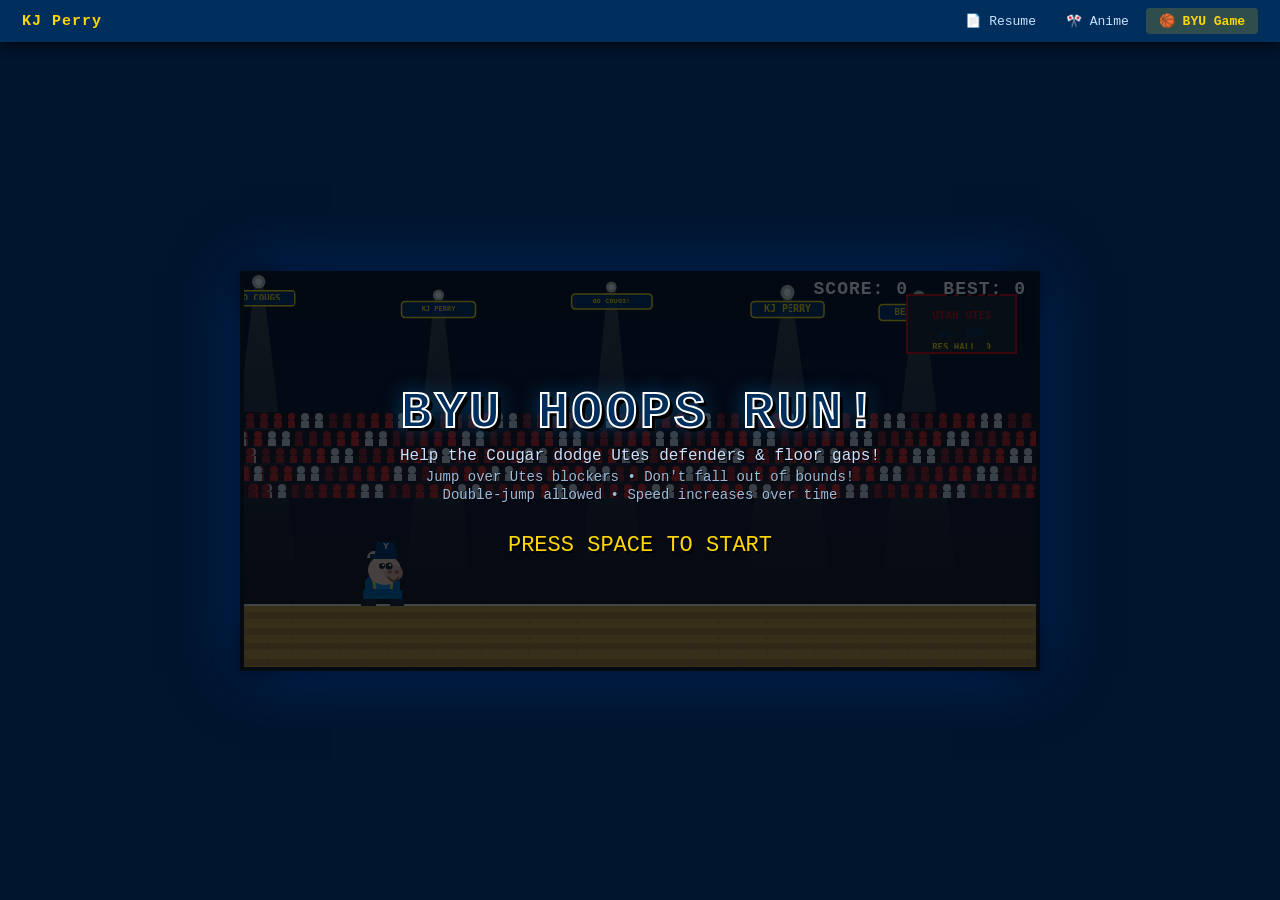
<file: mario-hippo-runner.html>
<!DOCTYPE html>
<html lang="en">
<head>
  <meta charset="UTF-8">
  <meta name="viewport" content="width=device-width, initial-scale=1.0">
  <title>BYU Hoops Run!</title>
  <style>
    *, *::before, *::after { box-sizing: border-box; margin: 0; padding: 0; }

    html, body {
      width: 100%; height: 100%;
      overflow: hidden;
      background: #00152e;
      display: flex;
      align-items: center;
      justify-content: center;
      font-family: 'Courier New', Courier, monospace;
    }

    #game-container {
      position: relative;
      width: 800px;
      flex-shrink: 0;
    }

    canvas#gameCanvas {
      display: block;
      width: 800px;
      height: 400px;
      image-rendering: pixelated;
      image-rendering: crisp-edges;
      border: 4px solid #0a0a0a;
      box-shadow: 0 0 60px rgba(0, 62, 162, 0.5), 0 0 20px rgba(0,0,0,0.9);
    }

    .screen-overlay {
      position: absolute;
      top: 0; left: 0;
      width: 100%; height: 100%;
      display: none;
      flex-direction: column;
      align-items: center;
      justify-content: center;
      background: rgba(0, 10, 20, 0.72);
      z-index: 10;
    }
    .screen-overlay.active { display: flex; }

    .screen-overlay h1 {
      font-size: 52px;
      color: #002E5D;
      text-shadow: 4px 4px 0 #000, -1px -1px 0 #000, 0 0 20px rgba(0,98,163,0.8);
      letter-spacing: 3px;
      margin-bottom: 4px;
      -webkit-text-stroke: 2px #FFFFFF;
    }
    .screen-overlay h2 {
      font-size: 30px;
      color: #FFD700;
      text-shadow: 2px 2px 0 #000;
      margin-bottom: 6px;
    }
    .screen-overlay .subtitle {
      font-size: 16px;
      color: #cce0ff;
      margin-bottom: 4px;
      text-shadow: 1px 1px 0 #000;
    }
    .screen-overlay .hint {
      font-size: 14px;
      color: #99bbdd;
      margin-bottom: 2px;
      text-shadow: 1px 1px 0 #000;
    }
    .press-space {
      margin-top: 28px;
      font-size: 22px;
      color: #FFD700;
      text-shadow: 2px 2px 0 #000;
      animation: blink 0.85s step-end infinite;
    }
    @keyframes blink { 0%,100%{opacity:1} 50%{opacity:0} }

    #score-hud {
      position: absolute;
      top: 8px; right: 14px;
      color: #fff;
      font-size: 18px;
      font-weight: bold;
      text-shadow: 2px 2px 0 #000, -1px -1px 0 #000;
      z-index: 5;
      pointer-events: none;
      letter-spacing: 1px;
    }

    /* ─── SITE-WIDE NAV ─── */
    .site-nav {
      position: fixed; top: 0; left: 0; width: 100%; z-index: 9999;
      background: #002E5D;
      height: 42px;
      display: flex; align-items: center;
      box-shadow: 0 2px 14px rgba(0,0,0,0.8);
      font-family: 'Courier New', monospace;
    }
    .site-nav-inner {
      display: flex; align-items: center; justify-content: space-between;
      width: 100%; padding: 0 22px;
    }
    .site-nav-brand {
      color: #FFD700; font-weight: bold; font-size: 15px;
      letter-spacing: 1px; text-decoration: none;
    }
    .site-nav-brand:hover { color: #fff; }
    .site-nav-links { display: flex; gap: 4px; }
    .site-nav-links a {
      color: #cce0ff; text-decoration: none; font-size: 13px;
      padding: 5px 13px; border-radius: 4px;
      transition: background 0.2s, color 0.2s;
    }
    .site-nav-links a:hover { background: rgba(255,255,255,0.14); color: #FFD700; }
    .site-nav-links a.nav-active { background: rgba(255,215,0,0.18); color: #FFD700; font-weight: bold; }
  </style>
</head>
<body style="padding-top: 42px;">
  <!-- SITE NAV -->
  <nav class="site-nav">
    <div class="site-nav-inner">
      <a class="site-nav-brand" href="index.html">KJ Perry</a>
      <div class="site-nav-links">
        <a href="index.html">📄 Resume</a>
        <a href="anime.html">🎌 Anime</a>
        <a href="mario-hippo-runner.html" class="nav-active">🏀 BYU Game</a>
      </div>
    </div>
  </nav>

<div id="game-container">
  <canvas id="gameCanvas" width="800" height="400"></canvas>

  <div id="start-screen" class="screen-overlay active">
    <h1>BYU HOOPS RUN!</h1>
    <p class="subtitle">Help the Cougar dodge Utes defenders &amp; floor gaps!</p>
    <p class="hint">Jump over Utes blockers &bull; Don't fall out of bounds!</p>
    <p class="hint">Double-jump allowed &bull; Speed increases over time</p>
    <div class="press-space">PRESS SPACE TO START</div>
  </div>

  <div id="gameover-screen" class="screen-overlay">
    <h1>GAME OVER</h1>
    <h2>Score: <span id="final-score">0</span></h2>
    <p class="subtitle">Best: <span id="best-score-go">0</span></p>
    <div class="press-space">PRESS SPACE TO RETRY</div>
  </div>

  <div id="score-hud">
    SCORE: <span id="score-display">0</span> &nbsp; BEST: <span id="best-display">0</span>
  </div>
</div>

<script>
// ─────────────────────────────────────────────────────────────────────────────
// CONSTANTS & CONFIG
// ─────────────────────────────────────────────────────────────────────────────

const CANVAS_W = 800;
const CANVAS_H = 400;

const CLR = {
  // Arena background
  sky:        '#0a0a1e',
  skyHorizon: '#0d0d28',
  // Court floor
  grass:      '#e8d070',   // court boundary line / baseline
  grassDark:  '#c8a830',
  ground:     '#c8922a',   // hardwood plank A
  groundDark: '#b07820',   // hardwood plank B
  mortar:     '#8a5a10',   // wood grain line
  // Utah Utes cylinders — crimson & white
  pipeLight:  '#CC0000',
  pipeDark:   '#8B0000',
  pipeShine:  '#ff4444',
  pipeHole:   '#3a0000',
  // BYU Cougar character — navy & royal blue
  marioRed:   '#002E5D',   // BYU navy (hat)
  marioBlue:  '#0062A3',   // BYU royal blue (body)
  marioBlueLt:'#1a85d8',   // lighter blue (bib)
  skin:       '#fed1b0',
  skinDark:   '#e8b090',
  skinDarker: '#c07050',
  black:      '#1a1a1a',
  white:      '#ffffff',
  gold:       '#FFD700',
  shoe:       '#1a1a1a',   // black sneakers
  earPink:    '#f0a080',
  // Utah Utes fan goombas — crimson
  goombaBody: '#CC0000',
  goombaDark: '#7a0000',
  goombaFeet: '#3a0000',
  // Arena crowd / bleachers
  hillGreen:  '#3a0a0a',   // dark crowd upper
  hillLight:  '#6a1010',   // Utes red crowd lower
  cloud:      '#fffbe6',   // arena spotlights
  cloudShad:  '#fff0a0',
};

const PHYSICS = {
  gravity:         0.55,
  jumpForce:      -13.5,
  doubleJumpForce: -10.5,
  maxFallSpeed:    18,
  runSpeed:        5,
  speedIncrement:  0.0008,
  groundY:         336,
};

const GROUND = {
  top:    336,
  height:  64,
  brickW:  32,
  brickH:  16,
};

const PLAYER_CFG = {
  startX:     120,
  startY:     336 - 56,
  width:       40,
  height:      56,
  hitboxInset:  6,
};

const SPAWN = {
  minGap:       300,
  maxGap:       520,
  pipeW:         52,
  pipeMinH:      44,
  pipeMaxH:      88,
  goombaW:       40,
  goombaH:       36,
  gapMinW:       80,
  gapMaxW:      125,
};

// ─────────────────────────────────────────────────────────────────────────────
// STATE
// ─────────────────────────────────────────────────────────────────────────────

let state = {
  phase: 'start',
  score: 0,
  bestScore: 0,
  distance: 0,
  scrollSpeed: PHYSICS.runSpeed,
  cameraX: 0,
  frameCount: 0,
};

let player = null;
let obstacles = [];
let clouds = [];
let particles = [];
let nextSpawnDist = 600;
let lastTime = 0;
let spaceJustPressed = false;
let spaceHeld = false;

// ─────────────────────────────────────────────────────────────────────────────
// CANVAS SETUP
// ─────────────────────────────────────────────────────────────────────────────

const canvas = document.getElementById('gameCanvas');
const ctx    = canvas.getContext('2d');
ctx.imageSmoothingEnabled = false;

const scoreDisplay  = document.getElementById('score-display');
const bestDisplay   = document.getElementById('best-display');
const finalScoreEl  = document.getElementById('final-score');
const bestScoreGoEl = document.getElementById('best-score-go');
const startScreen   = document.getElementById('start-screen');
const gameoverScreen = document.getElementById('gameover-screen');

// ─────────────────────────────────────────────────────────────────────────────
// INPUT
// ─────────────────────────────────────────────────────────────────────────────

document.addEventListener('keydown', e => {
  if (e.code === 'Space' || e.key === ' ') {
    e.preventDefault();
    if (!spaceHeld) {
      if (state.phase === 'start' || state.phase === 'dead') {
        startGame();
      } else {
        spaceJustPressed = true;
      }
    }
    spaceHeld = true;
  }
});
document.addEventListener('keyup', e => {
  if (e.code === 'Space' || e.key === ' ') spaceHeld = false;
});
canvas.addEventListener('touchstart', e => {
  e.preventDefault();
  spaceJustPressed = true;
}, { passive: false });

// ─────────────────────────────────────────────────────────────────────────────
// UTILITIES
// ─────────────────────────────────────────────────────────────────────────────

function randInt(min, max) {
  return Math.floor(Math.random() * (max - min + 1)) + min;
}

function randFloat(min, max) {
  return min + Math.random() * (max - min);
}

function roundRect(ctx, x, y, w, h, r) {
  r = Math.min(r, w / 2, h / 2);
  ctx.beginPath();
  ctx.moveTo(x + r, y);
  ctx.lineTo(x + w - r, y);
  ctx.quadraticCurveTo(x + w, y, x + w, y + r);
  ctx.lineTo(x + w, y + h - r);
  ctx.quadraticCurveTo(x + w, y + h, x + w - r, y + h);
  ctx.lineTo(x + r, y + h);
  ctx.quadraticCurveTo(x, y + h, x, y + h - r);
  ctx.lineTo(x, y + r);
  ctx.quadraticCurveTo(x, y, x + r, y);
  ctx.closePath();
}

function aabbOverlap(ax, ay, aw, ah, bx, by, bw, bh) {
  return ax < bx + bw && ax + aw > bx && ay < by + bh && ay + ah > by;
}

// ─────────────────────────────────────────────────────────────────────────────
// PLAYER
// ─────────────────────────────────────────────────────────────────────────────

function createPlayer() {
  return {
    x:        PLAYER_CFG.startX,
    y:        PLAYER_CFG.startY,
    vy:       0,
    width:    PLAYER_CFG.width,
    height:   PLAYER_CFG.height,
    onGround: false,
    jumpCount: 0,
    legFrame: 0,
    legTimer: 0,
    dead: false,

    jump() {
      if (this.jumpCount < 2) {
        this.vy = this.jumpCount === 0 ? PHYSICS.jumpForce : PHYSICS.doubleJumpForce;
        this.jumpCount++;
        this.onGround = false;
        spawnJumpParticles(this.x + this.width / 2, this.y + this.height);
      }
    },

    update() {
      this.vy = Math.min(this.vy + PHYSICS.gravity, PHYSICS.maxFallSpeed);
      this.y += this.vy;

      // Check if over a gap (world coords)
      const worldCenterX = this.x + state.cameraX + this.width / 2;
      const overGap = obstacles.some(o =>
        o.type === 'gap' && worldCenterX > o.x && worldCenterX < o.x + o.width
      );

      if (!overGap && this.y + this.height >= PHYSICS.groundY) {
        this.y = PHYSICS.groundY - this.height;
        this.vy = 0;
        this.onGround = true;
        this.jumpCount = 0;
      } else {
        this.onGround = false;
      }

      // Leg animation
      if (this.onGround) {
        this.legTimer++;
        if (this.legTimer > 8) { this.legFrame ^= 1; this.legTimer = 0; }
      } else {
        this.legFrame = 0;
      }
    },

    getHitbox() {
      const i = PLAYER_CFG.hitboxInset;
      return { x: this.x + i, y: this.y + i, w: this.width - i * 2, h: this.height - i };
    },

    draw(ctx) {
      drawHippoMario(ctx, this.x, this.y, this.legFrame, this.onGround);
    },
  };
}

// ─────────────────────────────────────────────────────────────────────────────
// HIPPO-MARIO DRAWING
// ─────────────────────────────────────────────────────────────────────────────

function drawHippoMario(ctx, px, py, legFrame, onGround) {
  ctx.save();

  const W = 40;
  const H = 56;

  // ── Legs ──────────────────────────────────────────────────────
  const legW = 11, legH = 15;
  const legY  = py + H - legH;
  const llOff = legFrame === 0 ? -3 : 3;
  const rlOff = legFrame === 0 ?  3 : -3;

  ctx.fillStyle = CLR.marioBlue;
  ctx.fillRect(px + 3 + llOff, legY, legW, legH);
  ctx.fillRect(px + W - legW - 3 + rlOff, legY, legW, legH);

  // Shoes
  ctx.fillStyle = CLR.shoe;
  ctx.fillRect(px + 1 + llOff, legY + legH - 5, legW + 4, 7);
  ctx.fillRect(px + W - legW - 5 + rlOff, legY + legH - 5, legW + 4, 7);

  // ── Body (blue overalls) ───────────────────────────────────────
  const bx = px + 2, by = py + 27, bw = W - 4, bh = 24;
  ctx.fillStyle = CLR.marioBlue;
  roundRect(ctx, bx, by, bw, bh, 8); ctx.fill();

  // Bib (lighter blue)
  ctx.fillStyle = CLR.marioBlueLt;
  roundRect(ctx, bx + 7, by + 2, bw - 14, 11, 3); ctx.fill();

  // Strap buttons
  ctx.fillStyle = CLR.gold;
  ctx.beginPath(); ctx.arc(bx + 9,      by + 3, 2.5, 0, Math.PI * 2); ctx.fill();
  ctx.beginPath(); ctx.arc(bx + bw - 9, by + 3, 2.5, 0, Math.PI * 2); ctx.fill();

  // Overall straps
  ctx.strokeStyle = CLR.gold;
  ctx.lineWidth = 2.5;
  ctx.beginPath();
  ctx.moveTo(bx + 8,      by);
  ctx.lineTo(bx + 10,     by + 13);
  ctx.stroke();
  ctx.beginPath();
  ctx.moveTo(bx + bw - 8,  by);
  ctx.lineTo(bx + bw - 10, by + 13);
  ctx.stroke();

  // ── Head (large oval, skin, hippo-shaped) ─────────────────────
  const hcx = px + W / 2 + 2;
  const hcy = py + 21;
  const hrx = 17, hry = 15;

  ctx.fillStyle = CLR.skin;
  ctx.beginPath();
  ctx.ellipse(hcx, hcy, hrx, hry, 0, 0, Math.PI * 2);
  ctx.fill();

  // ── Ears (two semicircles on top of head) ─────────────────────
  ctx.fillStyle = CLR.skin;
  ctx.beginPath(); ctx.arc(hcx - 11, hcy - hry + 3, 7, Math.PI, 0); ctx.fill();
  ctx.beginPath(); ctx.arc(hcx + 5,  hcy - hry + 3, 7, Math.PI, 0); ctx.fill();
  // Inner ear
  ctx.fillStyle = CLR.earPink;
  ctx.beginPath(); ctx.arc(hcx - 11, hcy - hry + 3, 3.5, Math.PI, 0); ctx.fill();
  ctx.beginPath(); ctx.arc(hcx + 5,  hcy - hry + 3, 3.5, Math.PI, 0); ctx.fill();

  // ── Snout (wide hippo muzzle) ─────────────────────────────────
  const sx = hcx + 9, sy = hcy + 3;
  ctx.fillStyle = CLR.skinDark;
  ctx.beginPath();
  ctx.ellipse(sx, sy, 10, 8, 0, 0, Math.PI * 2);
  ctx.fill();

  // Nostrils
  ctx.fillStyle = CLR.skinDarker;
  ctx.beginPath(); ctx.ellipse(sx - 4, sy - 1, 2.5, 2, 0, 0, Math.PI * 2); ctx.fill();
  ctx.beginPath(); ctx.ellipse(sx + 4, sy - 1, 2.5, 2, 0, 0, Math.PI * 2); ctx.fill();

  // Mouth line
  ctx.strokeStyle = '#8a4020';
  ctx.lineWidth = 1.5;
  ctx.beginPath();
  ctx.arc(sx, sy + 2, 6, 0.1 * Math.PI, 0.9 * Math.PI);
  ctx.stroke();

  // ── Eyes ──────────────────────────────────────────────────────
  const ex = hcx + 4, ey = hcy - 4;
  ctx.fillStyle = CLR.black;
  ctx.beginPath(); ctx.arc(ex,     ey, 3.5, 0, Math.PI * 2); ctx.fill();
  ctx.fillStyle = CLR.white;
  ctx.beginPath(); ctx.arc(ex + 1, ey - 1, 1.2, 0, Math.PI * 2); ctx.fill();

  ctx.fillStyle = CLR.black;
  ctx.beginPath(); ctx.arc(ex - 7, ey, 3, 0, Math.PI * 2); ctx.fill();
  ctx.fillStyle = CLR.white;
  ctx.beginPath(); ctx.arc(ex - 6, ey - 1, 1, 0, Math.PI * 2); ctx.fill();

  // ── Hat ───────────────────────────────────────────────────────
  const hatBrimY = hcy - hry - 1;

  // Hat brim
  ctx.fillStyle = CLR.marioRed;
  ctx.fillRect(hcx - 15, hatBrimY, 28, 5);

  // Hat top (trapezoid)
  ctx.fillStyle = CLR.marioRed;
  ctx.beginPath();
  ctx.moveTo(hcx - 10, hatBrimY);
  ctx.lineTo(hcx + 13, hatBrimY);
  ctx.lineTo(hcx + 10, hatBrimY - 13);
  ctx.lineTo(hcx - 8,  hatBrimY - 13);
  ctx.closePath();
  ctx.fill();

  // Hat "Y" (BYU)
  ctx.fillStyle = CLR.white;
  ctx.font = 'bold 9px monospace';
  ctx.textAlign = 'center';
  ctx.textBaseline = 'middle';
  ctx.fillText('Y', hcx + 1, hatBrimY - 7);

  ctx.restore();
}

// ─────────────────────────────────────────────────────────────────────────────
// PIPE DRAWING
// ─────────────────────────────────────────────────────────────────────────────

function drawPipe(ctx, worldX, height, cameraX) {
  // Utah Utes themed blocker — crimson & white cylinder
  const sx = worldX - cameraX;
  const pw = SPAWN.pipeW;
  const capW = pw + 10;
  const capH = 22;
  const bodyTop = PHYSICS.groundY - height;

  // Body: crimson with left-shadow stripe and right highlight
  ctx.fillStyle = CLR.pipeDark;
  ctx.fillRect(sx, bodyTop, 8, height);
  ctx.fillStyle = CLR.pipeLight;
  ctx.fillRect(sx + 8, bodyTop, pw - 14, height);
  ctx.fillStyle = CLR.pipeShine;
  ctx.fillRect(sx + pw - 6, bodyTop, 6, height);

  // White horizontal stripes on body (Utes jersey style)
  ctx.fillStyle = 'rgba(255,255,255,0.18)';
  for (let sy = bodyTop + 10; sy < PHYSICS.groundY - 8; sy += 18) {
    ctx.fillRect(sx + 8, sy, pw - 14, 5);
  }

  // Cap: wider, white with crimson rim
  const capX = sx - 5;
  const capY = bodyTop - capH;
  ctx.fillStyle = CLR.white;
  ctx.fillRect(capX, capY, capW, capH);
  // Crimson left shadow on cap
  ctx.fillStyle = CLR.pipeDark;
  ctx.fillRect(capX, capY, 8, capH);
  // Crimson right shadow on cap
  ctx.fillStyle = '#aa0000';
  ctx.fillRect(capX + capW - 6, capY, 6, capH);
  // Crimson top rim
  ctx.fillStyle = CLR.pipeDark;
  ctx.fillRect(capX, capY, capW, 4);
  // Crimson bottom rim
  ctx.fillRect(capX, capY + capH - 4, capW, 4);

  // "U" on the white cap
  ctx.fillStyle = CLR.pipeLight;
  ctx.font = 'bold 13px monospace';
  ctx.textAlign = 'center';
  ctx.textBaseline = 'middle';
  ctx.fillText('U', sx + pw / 2, capY + capH / 2);
}

// ─────────────────────────────────────────────────────────────────────────────
// GOOMBA DRAWING
// ─────────────────────────────────────────────────────────────────────────────

function drawGoomba(ctx, worldX, y, cameraX, walkFrame) {
  // Utah Utes fan — round crimson body, red cap with "U", angry face
  const sx = worldX - cameraX;
  const gW = SPAWN.goombaW;
  const gH = SPAWN.goombaH;
  const cx = sx + gW / 2;
  const cy = y  + gH / 2;

  // Legs (crimson shorts)
  const fl = walkFrame === 0 ? -4 :  4;
  const fr = walkFrame === 0 ?  4 : -4;
  ctx.fillStyle = CLR.goombaDark;
  ctx.fillRect(cx - 11 + fl, y + gH - 4, 9, 12);
  ctx.fillRect(cx + 2  + fr, y + gH - 4, 9, 12);

  // Shoes (white sneakers)
  ctx.fillStyle = CLR.white;
  ctx.beginPath(); ctx.ellipse(cx - 7  + fl, y + gH + 9, 9, 5, 0, 0, Math.PI * 2); ctx.fill();
  ctx.beginPath(); ctx.ellipse(cx + 7  + fr, y + gH + 9, 9, 5, 0, 0, Math.PI * 2); ctx.fill();
  // Shoe stripe (red)
  ctx.fillStyle = CLR.goombaBody;
  ctx.fillRect(cx - 14 + fl, y + gH + 7, 14, 3);
  ctx.fillRect(cx +  1 + fr, y + gH + 7, 14, 3);

  // Body (crimson jersey)
  ctx.fillStyle = CLR.goombaBody;
  ctx.beginPath();
  ctx.ellipse(cx, cy, gW / 2, gH / 2, 0, 0, Math.PI * 2);
  ctx.fill();

  // Jersey shading
  const grad = ctx.createRadialGradient(cx - 5, cy - 4, 2, cx, cy, gW / 2);
  grad.addColorStop(0, 'rgba(255,80,80,0.4)');
  grad.addColorStop(1, 'rgba(0,0,0,0.45)');
  ctx.fillStyle = grad;
  ctx.beginPath();
  ctx.ellipse(cx, cy, gW / 2, gH / 2, 0, 0, Math.PI * 2);
  ctx.fill();

  // Jersey number "0" in white
  ctx.fillStyle = CLR.white;
  ctx.font = 'bold 11px monospace';
  ctx.textAlign = 'center';
  ctx.textBaseline = 'middle';
  ctx.fillText('0', cx, cy + 4);

  // Head (skin tone, round)
  const hcy = y - 2;
  ctx.fillStyle = CLR.skin;
  ctx.beginPath(); ctx.arc(cx, hcy, 11, 0, Math.PI * 2); ctx.fill();

  // Eyes (angry, white sclerae)
  ctx.fillStyle = CLR.white;
  ctx.beginPath(); ctx.ellipse(cx - 5, hcy - 1, 4.5, 4, 0, 0, Math.PI * 2); ctx.fill();
  ctx.beginPath(); ctx.ellipse(cx + 5, hcy - 1, 4.5, 4, 0, 0, Math.PI * 2); ctx.fill();
  ctx.fillStyle = CLR.black;
  ctx.beginPath(); ctx.arc(cx - 4, hcy - 1, 2.5, 0, Math.PI * 2); ctx.fill();
  ctx.beginPath(); ctx.arc(cx + 4, hcy - 1, 2.5, 0, Math.PI * 2); ctx.fill();

  // Angry brows
  ctx.strokeStyle = CLR.goombaDark;
  ctx.lineWidth = 2.5; ctx.lineCap = 'round';
  ctx.beginPath(); ctx.moveTo(cx - 10, hcy - 7); ctx.lineTo(cx - 2, hcy - 4); ctx.stroke();
  ctx.beginPath(); ctx.moveTo(cx + 10, hcy - 7); ctx.lineTo(cx + 2, hcy - 4); ctx.stroke();

  // Frown
  ctx.strokeStyle = '#8a4020'; ctx.lineWidth = 1.5;
  ctx.beginPath(); ctx.arc(cx, hcy + 5, 5, 0.2*Math.PI, 0.8*Math.PI, true); ctx.stroke();

  // Red Utah Utes cap
  ctx.fillStyle = CLR.goombaBody;
  ctx.fillRect(cx - 10, hcy - 18, 20, 8);   // brim
  ctx.beginPath();
  ctx.moveTo(cx - 8,  hcy - 18);
  ctx.lineTo(cx + 8,  hcy - 18);
  ctx.lineTo(cx + 6,  hcy - 28);
  ctx.lineTo(cx - 6,  hcy - 28);
  ctx.closePath(); ctx.fill();
  // "U" on cap
  ctx.fillStyle = CLR.white;
  ctx.font = 'bold 7px monospace';
  ctx.textAlign = 'center';
  ctx.textBaseline = 'middle';
  ctx.fillText('U', cx, hcy - 23);
}

// ─────────────────────────────────────────────────────────────────────────────
// BACKGROUND
// ─────────────────────────────────────────────────────────────────────────────

const SPOTLIGHT_LABELS = [
  'KJ PERRY', 'GO COUGS', 'KJ PERRY', 'GO COUGS!', 'KJ PERRY', 'BEAT UTAH', 'GO COUGS',
];

function initClouds() {
  clouds = [];
  for (let i = 0; i < 7; i++) {
    clouds.push({
      x:     i * 160 + randFloat(0, 60),
      y:     randFloat(6, 22),       // near ceiling
      scale: randFloat(0.8, 1.3),
      label: SPOTLIGHT_LABELS[i % SPOTLIGHT_LABELS.length],
    });
  }
}

function drawCloud(ctx, x, y, s) {
  ctx.fillStyle = CLR.cloud;
  ctx.beginPath(); ctx.arc(x,          y,      18 * s, 0, Math.PI * 2); ctx.fill();
  ctx.beginPath(); ctx.arc(x + 22 * s, y - 6,  14 * s, 0, Math.PI * 2); ctx.fill();
  ctx.beginPath(); ctx.arc(x - 22 * s, y - 2,  12 * s, 0, Math.PI * 2); ctx.fill();
  ctx.beginPath(); ctx.arc(x + 10 * s, y + 10, 10 * s, 0, Math.PI * 2); ctx.fill();
  ctx.beginPath(); ctx.arc(x - 10 * s, y + 10, 10 * s, 0, Math.PI * 2); ctx.fill();
}

function drawBackground(ctx, cameraX) {
  // Arena ceiling — dark navy gradient
  const skyGrad = ctx.createLinearGradient(0, 0, 0, PHYSICS.groundY);
  skyGrad.addColorStop(0,   '#06060f');
  skyGrad.addColorStop(0.5, '#0d0d22');
  skyGrad.addColorStop(1,   '#1a0a0a');
  ctx.fillStyle = skyGrad;
  ctx.fillRect(0, 0, CANVAS_W, PHYSICS.groundY);

  // Spotlights on ceiling (slow parallax)
  const lightOff = -(cameraX * 0.08);
  for (const c of clouds) {
    const sx = ((c.x + lightOff % (CANVAS_W + 300)) + (CANVAS_W + 300)) % (CANVAS_W + 300) - 150;
    drawSpotlight(ctx, sx, c.y, c.scale, c.label);
  }

  // Bleachers / crowd (25% parallax)
  const crowdOff = -(cameraX * 0.25);
  drawBleachers(ctx, crowdOff);
}

function drawSpotlight(ctx, x, y, s, label) {
  // Light cone beam downward
  const beamW = 38 * s;
  const beamGrad = ctx.createLinearGradient(x, y, x, PHYSICS.groundY);
  beamGrad.addColorStop(0,   'rgba(255,248,200,0.22)');
  beamGrad.addColorStop(0.6, 'rgba(255,240,150,0.07)');
  beamGrad.addColorStop(1,   'rgba(255,240,100,0)');
  ctx.fillStyle = beamGrad;
  ctx.beginPath();
  ctx.moveTo(x - 4, y);
  ctx.lineTo(x - beamW, PHYSICS.groundY);
  ctx.lineTo(x + beamW, PHYSICS.groundY);
  ctx.lineTo(x + 4, y);
  ctx.closePath();
  ctx.fill();

  // Bright fixture dot
  ctx.fillStyle = 'rgba(255,255,220,0.75)';
  ctx.beginPath(); ctx.arc(x, y, 6 * s, 0, Math.PI * 2); ctx.fill();
  ctx.fillStyle = 'rgba(255,255,255,0.95)';
  ctx.beginPath(); ctx.arc(x, y, 3 * s, 0, Math.PI * 2); ctx.fill();

  // Label banner below fixture
  if (label) {
    const bw = label.length * 7.5 + 14;
    const bh = 16;
    const bx = x - bw / 2;
    const by = y + 8 * s;

    // Banner background — BYU navy
    ctx.fillStyle = 'rgba(0,46,93,0.88)';
    roundRect(ctx, bx, by, bw, bh, 4); ctx.fill();
    // Gold border
    ctx.strokeStyle = '#FFD700';
    ctx.lineWidth = 1.5;
    roundRect(ctx, bx, by, bw, bh, 4); ctx.stroke();
    // Text
    ctx.fillStyle = '#FFD700';
    ctx.font = `bold ${Math.round(8 * s)}px monospace`;
    ctx.textAlign = 'center';
    ctx.textBaseline = 'middle';
    ctx.fillText(label, x, by + bh / 2);
  }
}

function drawBleachers(ctx, offset) {
  // Rows of crowd seats — Utes fans in crimson/red
  const rowH = 18;
  const rowCount = 5;
  const seatW = 14;
  const bleacherTop = 140;

  for (let row = 0; row < rowCount; row++) {
    const rowY    = bleacherTop + row * rowH;
    const rowOff  = offset + row * 8;   // slight perspective stagger
    const shade   = row / rowCount;
    // Row background (dark seats)
    ctx.fillStyle = `rgb(${20 + row*6}, ${8 + row*3}, ${8 + row*3})`;
    ctx.fillRect(0, rowY, CANVAS_W, rowH - 2);

    // Fans (little figures in Utes crimson)
    const startCol = -2;
    const colCount = Math.ceil(CANVAS_W / seatW) + 4;
    for (let col = startCol; col < startCol + colCount; col++) {
      const fx = (((col * seatW + rowOff) % (CANVAS_W + seatW * 2)) + CANVAS_W + seatW * 2) % (CANVAS_W + seatW * 2) - seatW;
      // Pick a slightly varied red per seat (some white shirts mixed in)
      const r = (col + row * 3) % 7;
      ctx.fillStyle = r < 5 ? `hsl(${0 + r},${70+r*4}%,${30+r*4}%)` : '#cccccc';
      // Head
      ctx.beginPath(); ctx.arc(fx + 6, rowY + 5, 4, 0, Math.PI * 2); ctx.fill();
      // Body
      ctx.fillRect(fx + 2, rowY + 9, 8, rowH - 11);
    }
  }

  // Scoreboard silhouette top-right
  ctx.fillStyle = '#1a1a1a';
  ctx.fillRect(CANVAS_W - 130, 20, 110, 60);
  ctx.strokeStyle = '#CC0000';
  ctx.lineWidth = 2;
  ctx.strokeRect(CANVAS_W - 130, 20, 110, 60);
  ctx.fillStyle = '#CC0000';
  ctx.font = 'bold 11px monospace';
  ctx.textAlign = 'center';
  ctx.fillText('UTAH UTES', CANVAS_W - 75, 42);
  ctx.fillStyle = '#002E5D';
  ctx.fillText('vs  BYU', CANVAS_W - 75, 60);
  ctx.fillStyle = '#FFD700';
  ctx.font = 'bold 9px monospace';
  ctx.fillText('RES HALL  ' + (state ? Math.floor((state.score||0)/10) : '0'), CANVAS_W - 75, 74);
}

// ─────────────────────────────────────────────────────────────────────────────
// GROUND
// ─────────────────────────────────────────────────────────────────────────────

function drawGroundFull(ctx, cameraX, gaps) {
  const top    = GROUND.top;
  const height = GROUND.height;
  const plankH = 8;   // hardwood plank height

  // Base wood color
  ctx.fillStyle = CLR.ground;
  ctx.fillRect(0, top, CANVAS_W, height);

  // Clear gap regions before drawing planks
  for (const gap of gaps) {
    const gx = gap.x - cameraX;
    if (gx + gap.width < 0 || gx > CANVAS_W) continue;
    ctx.clearRect(gx, top, gap.width, height);
  }

  // Horizontal wood planks
  const offsetX = -(cameraX % 48);
  for (let row = 0; row < Math.ceil(height / plankH); row++) {
    const rowY   = top + row * plankH;
    const plankShade = row % 2 === 0 ? CLR.ground : CLR.groundDark;

    // Check gap for this row — draw plank segments around gaps
    let drawn = false;
    let segStart = 0;
    for (let gx = 0; gx <= CANVAS_W; gx++) {
      const worldX = gx + cameraX;
      const inGap  = gaps.some(g => worldX >= g.x && worldX < g.x + g.width);
      if (!inGap && drawn === false) { segStart = gx; drawn = true; }
      if (inGap && drawn === true) {
        ctx.fillStyle = plankShade;
        ctx.fillRect(segStart, rowY, gx - segStart, plankH - 1);
        drawn = false;
      }
    }
    if (drawn) {
      ctx.fillStyle = plankShade;
      ctx.fillRect(segStart, rowY, CANVAS_W - segStart, plankH - 1);
    }

    // Wood grain lines (vertical seams, scrolling)
    ctx.strokeStyle = CLR.mortar;
    ctx.lineWidth = 0.5;
    const seamSpacing = 48;
    for (let col = -1; col < Math.ceil(CANVAS_W / seamSpacing) + 2; col++) {
      const sx = offsetX + col * seamSpacing + (row % 2) * 24;
      // Skip seam if in gap
      const worldSX = sx + cameraX;
      if (gaps.some(g => worldSX >= g.x && worldSX < g.x + g.width)) continue;
      ctx.beginPath(); ctx.moveTo(sx, rowY); ctx.lineTo(sx, rowY + plankH - 1); ctx.stroke();
    }
  }

  // Court boundary line at very top of floor (white)
  ctx.strokeStyle = 'rgba(255,255,255,0.7)';
  ctx.lineWidth = 2;
  ctx.beginPath();
  ctx.moveTo(0, top + 1);
  ctx.lineTo(CANVAS_W, top + 1);
  ctx.stroke();
  // Erase line over gaps
  for (const gap of gaps) {
    const gx = gap.x - cameraX;
    if (gx + gap.width < 0 || gx > CANVAS_W) continue;
    ctx.clearRect(gx, top, gap.width, height);
  }
}

// ─────────────────────────────────────────────────────────────────────────────
// PARTICLES
// ─────────────────────────────────────────────────────────────────────────────

function spawnJumpParticles(x, y) {
  for (let i = 0; i < 5; i++) {
    particles.push({
      x, y,
      vx: randFloat(-3, 3),
      vy: randFloat(1, 3),
      life: 20, maxLife: 20,
      color: CLR.ground,
      size: randFloat(3, 6),
    });
  }
}

function spawnDeathParticles(x, y) {
  const colors = ['#002E5D', '#0062A3', '#FFD700', '#ffffff', '#CC0000'];
  for (let i = 0; i < 16; i++) {
    particles.push({
      x, y,
      vx: randFloat(-7, 7),
      vy: randFloat(-8, -2),
      life: 55, maxLife: 55,
      color: colors[randInt(0, colors.length - 1)],
      size: randFloat(4, 8),
    });
  }
}

function updateParticles() {
  for (const p of particles) {
    p.x    += p.vx;
    p.y    += p.vy;
    p.vy   += 0.3;
    p.life -= 1;
  }
  particles = particles.filter(p => p.life > 0);
}

function drawParticles(ctx) {
  for (const p of particles) {
    ctx.globalAlpha = Math.max(0, p.life / p.maxLife);
    ctx.fillStyle = p.color;
    ctx.fillRect(p.x - p.size / 2, p.y - p.size / 2, p.size, p.size);
  }
  ctx.globalAlpha = 1;
}

// ─────────────────────────────────────────────────────────────────────────────
// OBSTACLES
// ─────────────────────────────────────────────────────────────────────────────

function createPipe(worldX) {
  // Slight height variation with score but always jumpable
  const progress = Math.min(state.score / 3000, 1);
  const minH = SPAWN.pipeMinH + progress * 20;
  const maxH = SPAWN.pipeMaxH;
  return { type: 'pipe', x: worldX, height: randInt(minH, maxH), active: true };
}

function createGoomba(worldX) {
  return {
    type: 'goomba',
    x: worldX,
    y: PHYSICS.groundY - SPAWN.goombaH - 2,
    vy: 0,
    speed: randFloat(1.6, 2.6),
    walkFrame: 0,
    walkTimer: 0,
    active: true,
  };
}

function createGap(worldX) {
  return {
    type: 'gap',
    x: worldX,
    width: randInt(SPAWN.gapMinW, SPAWN.gapMaxW),
    active: true,
  };
}

function getSpawnWeights() {
  const s = state.score;
  if (s < 300)  return { gap: 0,    goomba: 0,    pipe: 1 };
  if (s < 1000) return { gap: 0,    goomba: 0.35, pipe: 0.65 };
  if (s < 1800) return { gap: 0.10, goomba: 0.35, pipe: 0.55 };
  return               { gap: 0.18, goomba: 0.35, pipe: 0.47 };
}

function spawnObstacles() {
  if (state.cameraX + CANVAS_W + 150 < nextSpawnDist) return;

  const weights = getSpawnWeights();
  const roll = Math.random();

  // Prevent gap immediately after another gap
  const lastObs = obstacles[obstacles.length - 1];
  const noGap = lastObs && lastObs.type === 'gap';

  if (!noGap && roll < weights.gap) {
    obstacles.push(createGap(nextSpawnDist));
    nextSpawnDist += randInt(220, 340);
  } else if (roll < weights.gap + weights.goomba) {
    obstacles.push(createGoomba(nextSpawnDist));
    if (Math.random() < 0.28) {
      obstacles.push(createGoomba(nextSpawnDist + 58));
    }
    nextSpawnDist += randInt(SPAWN.minGap, SPAWN.maxGap);
  } else {
    obstacles.push(createPipe(nextSpawnDist));
    nextSpawnDist += randInt(SPAWN.minGap, SPAWN.maxGap);
  }
}

function updateGoombas() {
  for (const obs of obstacles) {
    if (obs.type !== 'goomba') continue;

    obs.x -= obs.speed;

    obs.walkTimer++;
    if (obs.walkTimer > 11) { obs.walkFrame ^= 1; obs.walkTimer = 0; }

    // Gravity
    obs.vy = Math.min(obs.vy + PHYSICS.gravity, PHYSICS.maxFallSpeed);
    obs.y  += obs.vy;
    const groundY = PHYSICS.groundY - SPAWN.goombaH - 2;
    if (obs.y >= groundY) { obs.y = groundY; obs.vy = 0; }
  }
}

// ─────────────────────────────────────────────────────────────────────────────
// COLLISION
// ─────────────────────────────────────────────────────────────────────────────

function checkCollisions() {
  const hb  = player.getHitbox();
  const phx = hb.x, phy = hb.y, phw = hb.w, phh = hb.h;

  for (const obs of obstacles) {
    if (!obs.active) continue;

    if (obs.type === 'pipe') {
      const sx      = obs.x - state.cameraX;
      const pipeTop = PHYSICS.groundY - obs.height;
      const capX    = sx - 5;
      const capY    = pipeTop - 22;
      const capW    = SPAWN.pipeW + 10;

      if (aabbOverlap(phx, phy, phw, phh, sx, pipeTop, SPAWN.pipeW, obs.height) ||
          aabbOverlap(phx, phy, phw, phh, capX, capY, capW, 22)) {
        triggerDeath(); return;
      }
    }

    if (obs.type === 'goomba') {
      const sx = obs.x - state.cameraX;
      if (aabbOverlap(phx, phy, phw, phh, sx, obs.y, SPAWN.goombaW, SPAWN.goombaH)) {
        triggerDeath(); return;
      }
    }

    if (obs.type === 'gap') {
      const worldCX = player.x + state.cameraX + player.width / 2;
      if (worldCX > obs.x && worldCX < obs.x + obs.width &&
          player.y + player.height > PHYSICS.groundY + 12) {
        triggerDeath(); return;
      }
    }
  }
}

// ─────────────────────────────────────────────────────────────────────────────
// SCORE
// ─────────────────────────────────────────────────────────────────────────────

function updateScore() {
  state.distance   += state.scrollSpeed;
  state.score       = Math.floor(state.distance / 10);
  state.scrollSpeed = PHYSICS.runSpeed + state.distance * PHYSICS.speedIncrement;

  scoreDisplay.textContent = state.score;
  bestDisplay.textContent  = state.bestScore;
}

// ─────────────────────────────────────────────────────────────────────────────
// GAME FLOW
// ─────────────────────────────────────────────────────────────────────────────

function startGame() {
  state = {
    phase:       'playing',
    score:        0,
    bestScore:    state.bestScore,
    distance:     0,
    scrollSpeed:  PHYSICS.runSpeed,
    cameraX:      0,
    frameCount:   0,
  };
  player           = createPlayer();
  obstacles        = [];
  particles        = [];
  nextSpawnDist    = 600;
  spaceJustPressed = false;
  initClouds();

  startScreen.classList.remove('active');
  gameoverScreen.classList.remove('active');
}

function triggerDeath() {
  if (state.phase !== 'playing') return;
  state.phase = 'dead';

  if (state.score > state.bestScore) state.bestScore = state.score;

  finalScoreEl.textContent  = state.score;
  bestScoreGoEl.textContent = state.bestScore;
  gameoverScreen.classList.add('active');

  spawnDeathParticles(
    player.x + player.width  / 2,
    player.y + player.height / 2
  );
}

// ─────────────────────────────────────────────────────────────────────────────
// RENDER
// ─────────────────────────────────────────────────────────────────────────────

function render() {
  ctx.clearRect(0, 0, CANVAS_W, CANVAS_H);

  const cam = state.phase === 'playing' || state.phase === 'dead'
    ? state.cameraX : 0;

  // 1. Background
  drawBackground(ctx, cam);

  // 2. Ground with gaps
  const gaps = obstacles.filter(o => o.type === 'gap');
  drawGroundFull(ctx, cam, gaps);

  if (state.phase === 'start') {
    // Draw idle hippo on start screen
    drawHippoMario(ctx, PLAYER_CFG.startX, PLAYER_CFG.startY, 0, true);
    return;
  }

  // 3. Pipes (behind goombas)
  for (const obs of obstacles) {
    if (obs.type !== 'pipe') continue;
    const sx = obs.x - cam;
    if (sx > -80 && sx < CANVAS_W + 80) {
      drawPipe(ctx, obs.x, obs.height, cam);
    }
  }

  // 4. Goombas
  for (const obs of obstacles) {
    if (obs.type !== 'goomba') continue;
    const sx = obs.x - cam;
    if (sx > -60 && sx < CANVAS_W + 60) {
      drawGoomba(ctx, obs.x, obs.y, cam, obs.walkFrame);
    }
  }

  // 5. Player
  if (player) player.draw(ctx);

  // 6. Particles
  drawParticles(ctx);
}

// ─────────────────────────────────────────────────────────────────────────────
// UPDATE
// ─────────────────────────────────────────────────────────────────────────────

function update() {
  state.frameCount++;

  // Handle input
  if (spaceJustPressed) {
    if (state.phase === 'start' || state.phase === 'dead') {
      startGame();
      spaceJustPressed = false;
      return;
    }
    player.jump();
    spaceJustPressed = false;
  }

  // Scroll
  state.cameraX += state.scrollSpeed;

  // Score
  updateScore();

  // Player physics
  player.update();

  // Obstacles
  spawnObstacles();
  updateGoombas();

  // Cull off-screen
  obstacles = obstacles.filter(o => o.x > state.cameraX - 250);

  // Particles
  updateParticles();

  // Collisions
  checkCollisions();
}

// ─────────────────────────────────────────────────────────────────────────────
// GAME LOOP
// ─────────────────────────────────────────────────────────────────────────────

function gameLoop(timestamp) {
  const rawDt = timestamp - lastTime;
  lastTime = timestamp;
  // Skip very first frame (dt is huge) or tab-switch lag
  if (rawDt < 200 && state.phase === 'playing') {
    update();
  } else if (state.phase === 'playing' && rawDt >= 200) {
    // Tab was backgrounded — just advance one tick
    update();
  }
  render();
  requestAnimationFrame(gameLoop);
}

// ─────────────────────────────────────────────────────────────────────────────
// INIT
// ─────────────────────────────────────────────────────────────────────────────

initClouds();
requestAnimationFrame(gameLoop);
</script>
</body>
</html>
</file>
